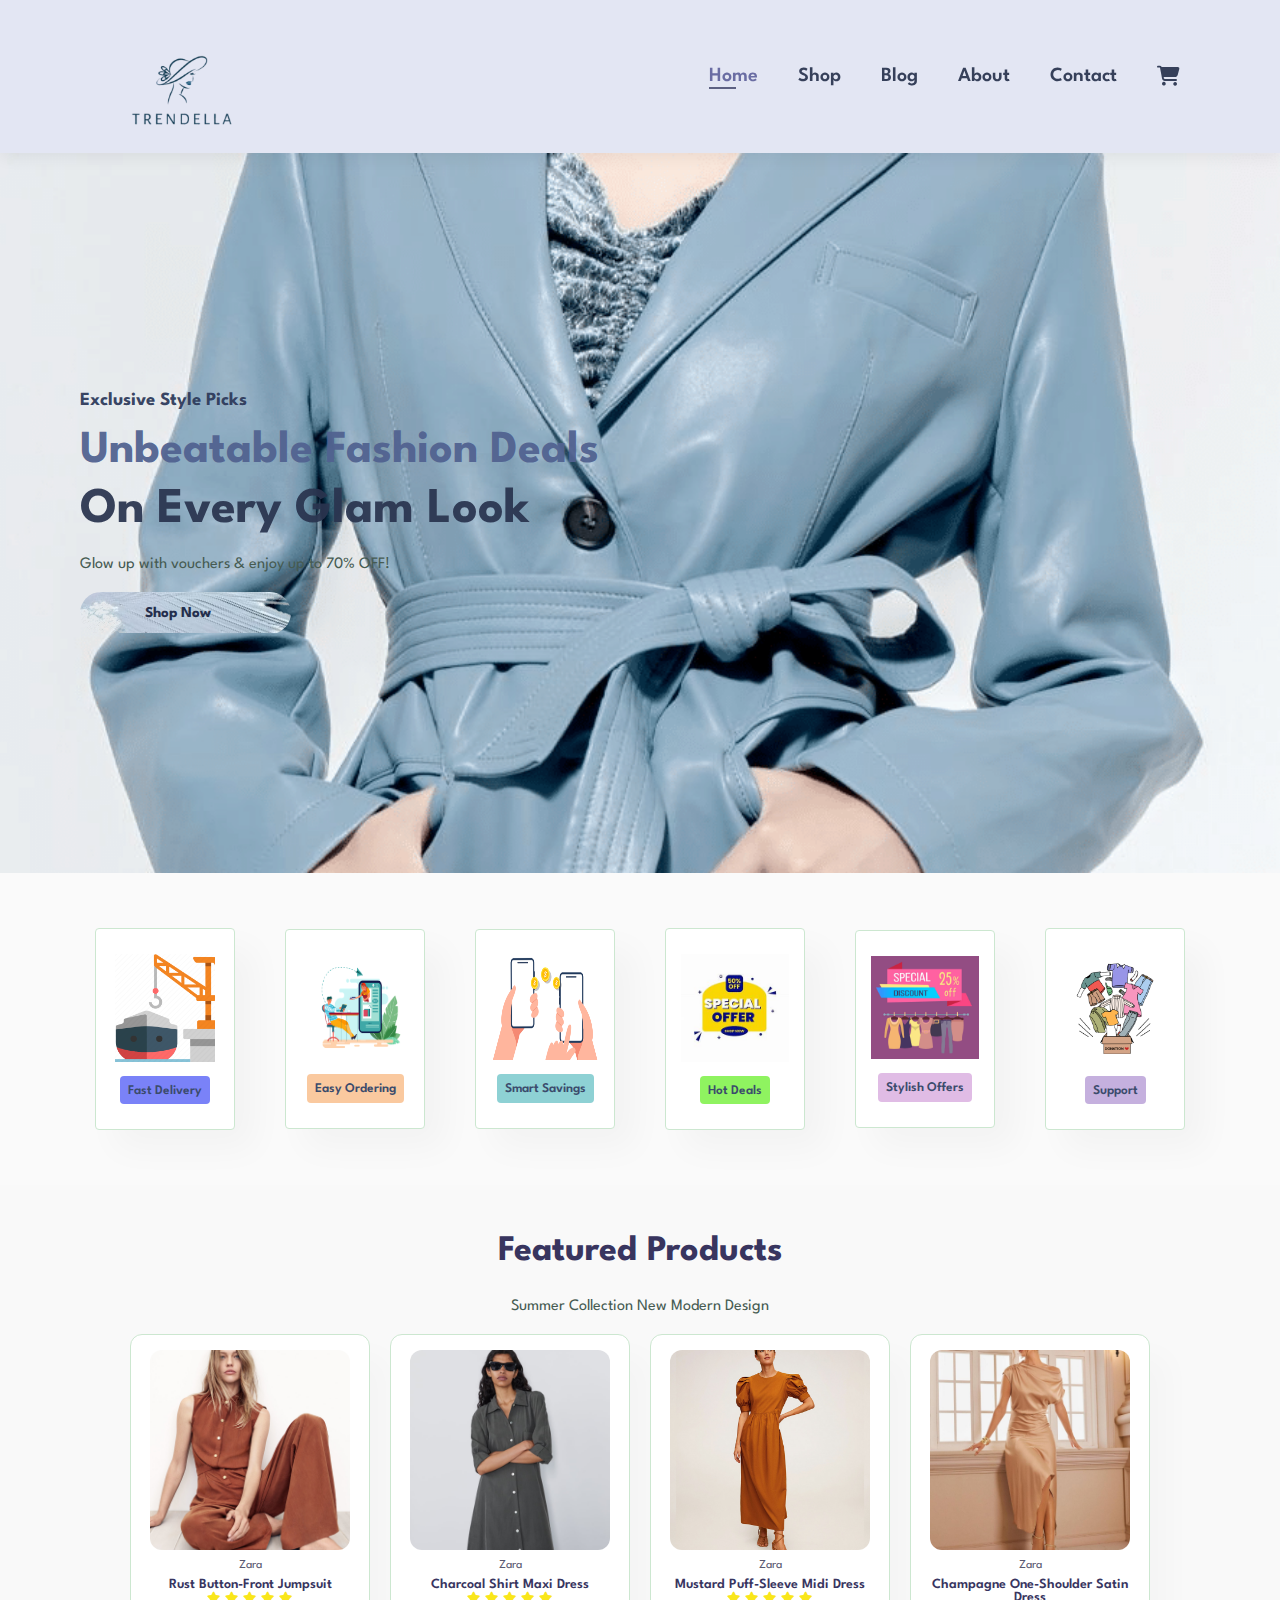
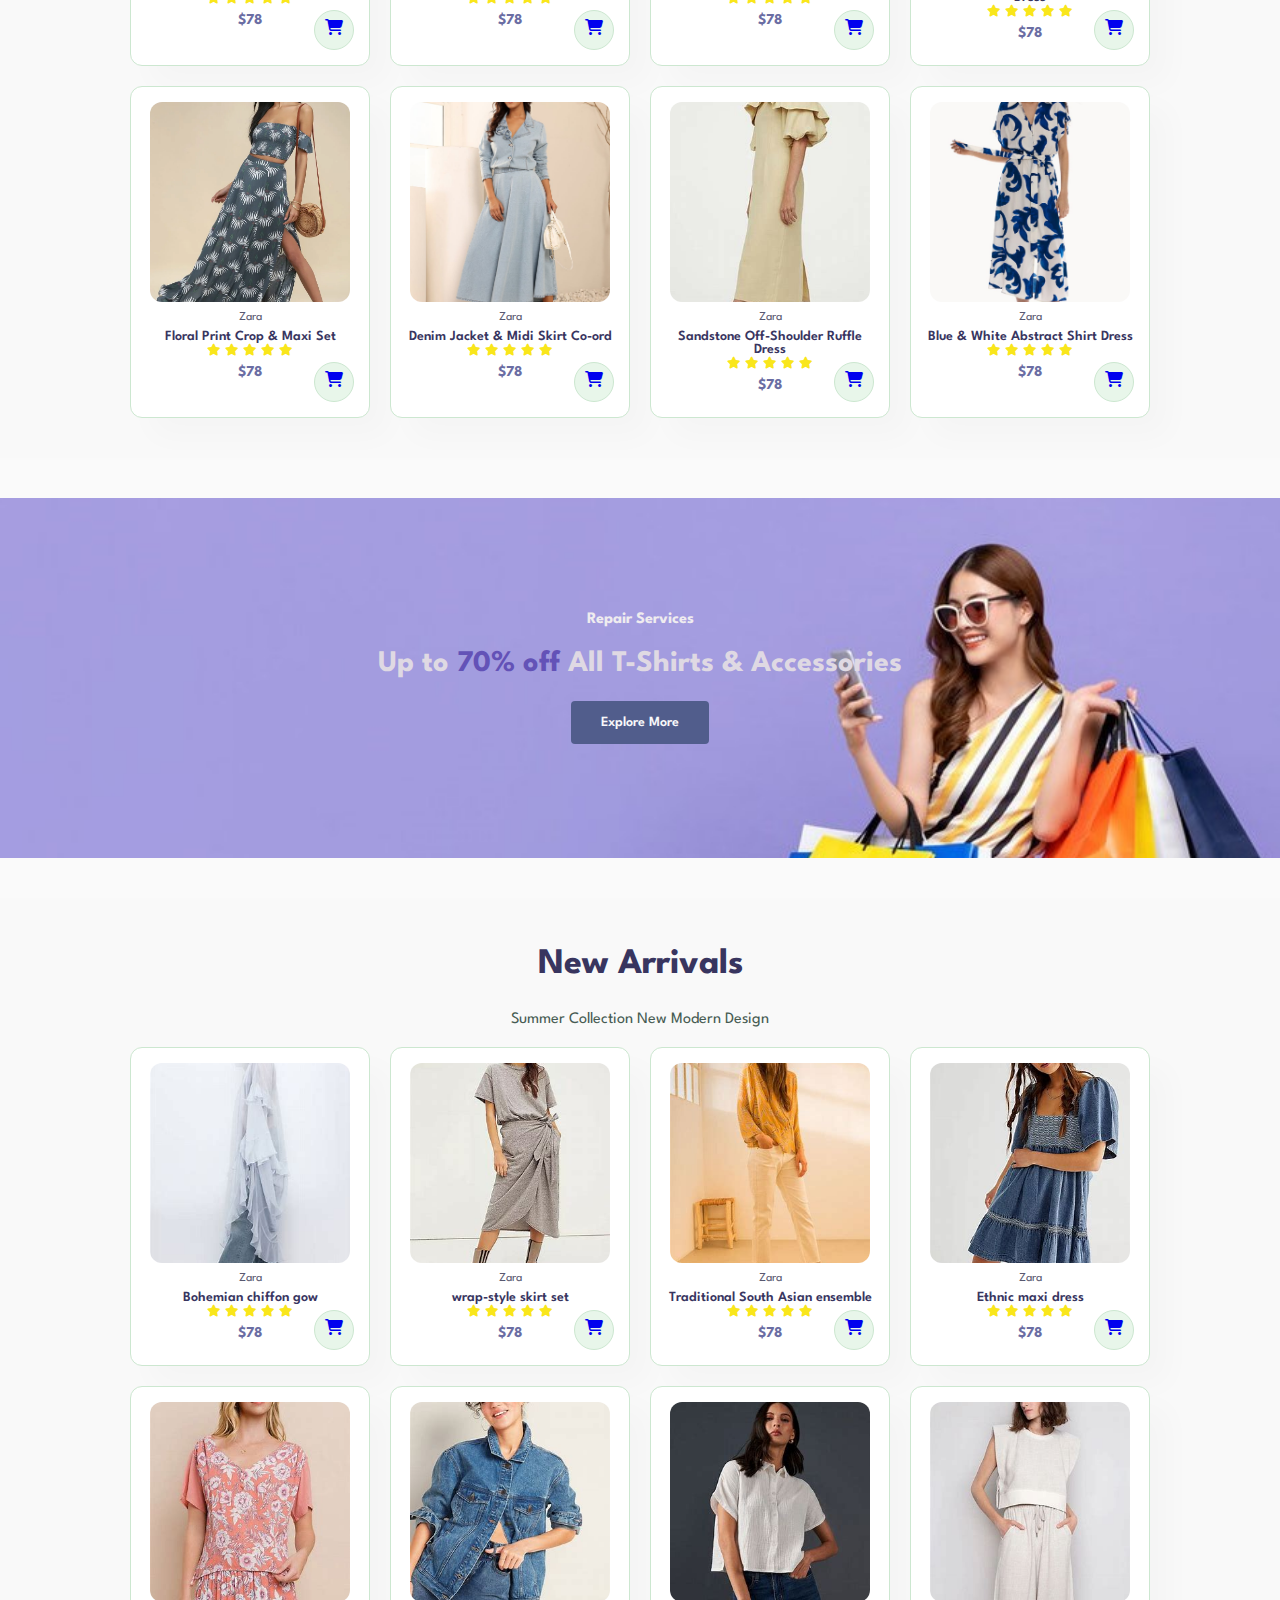
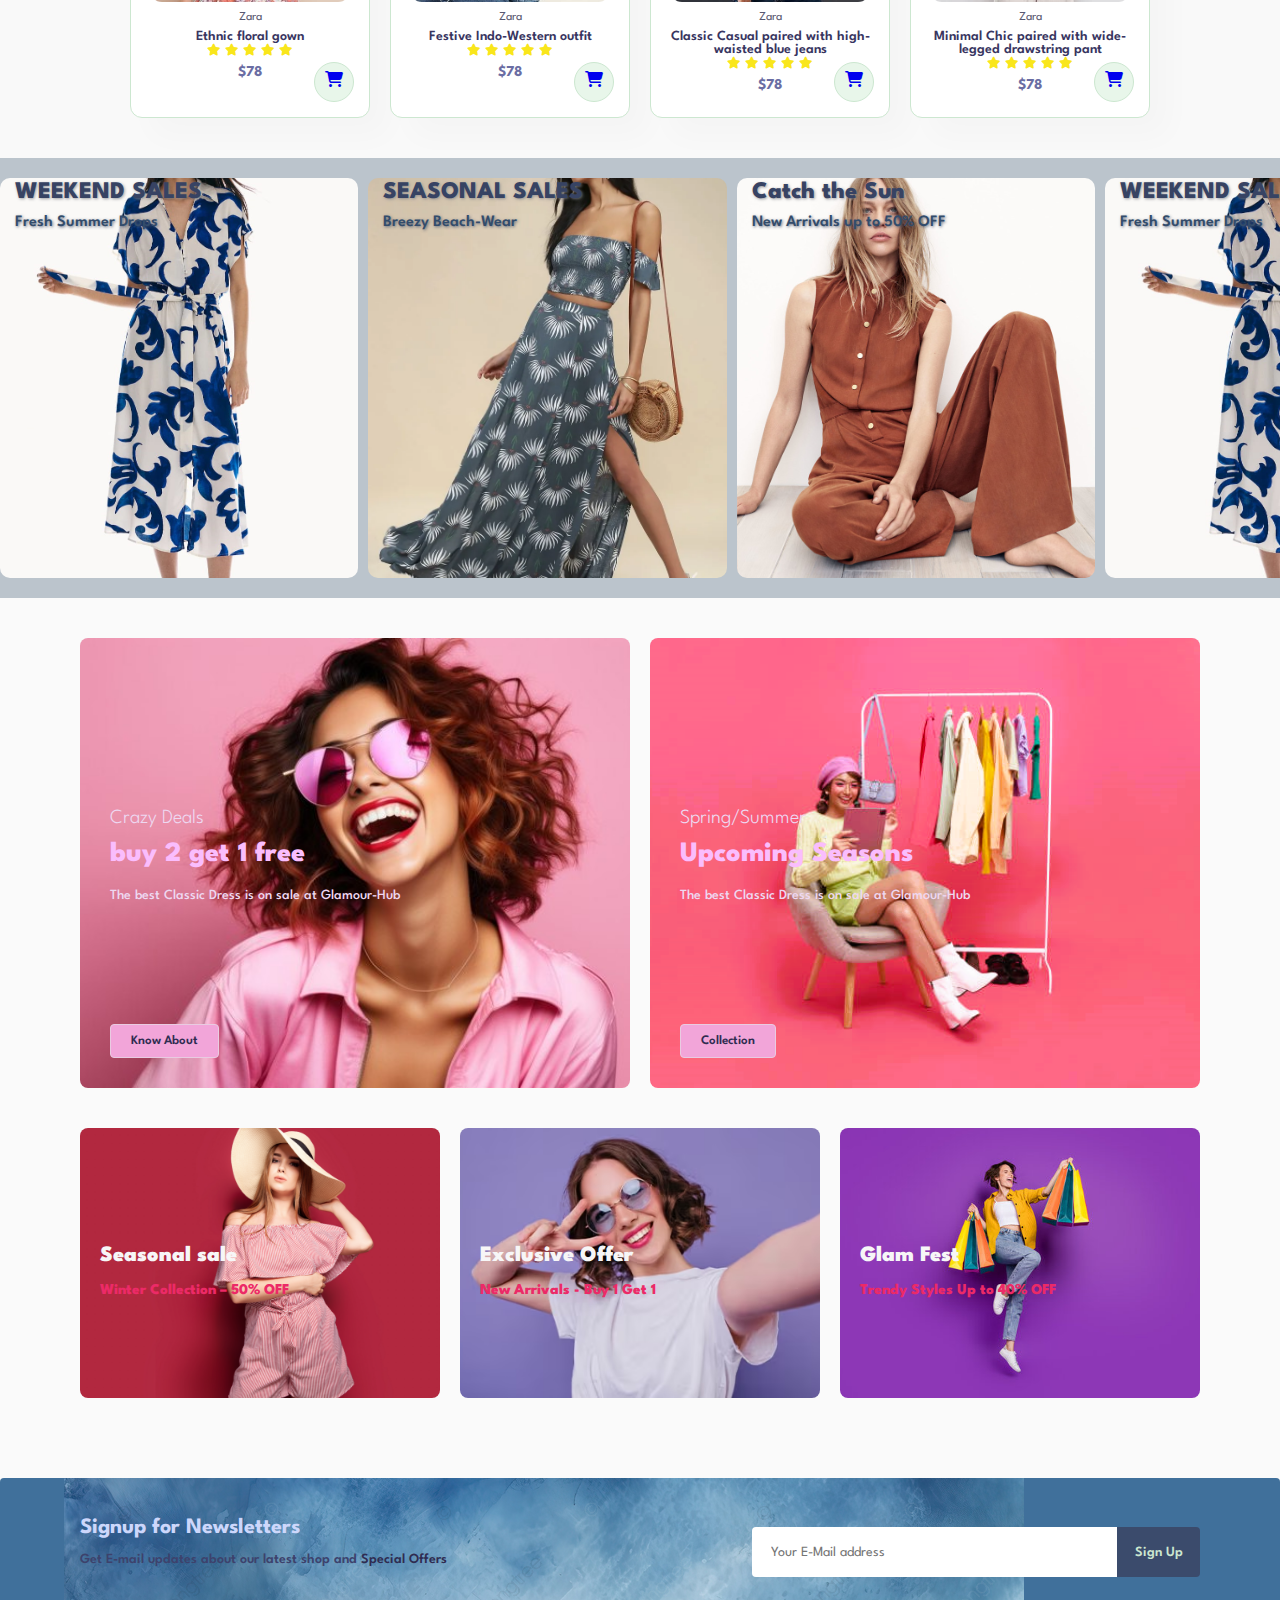
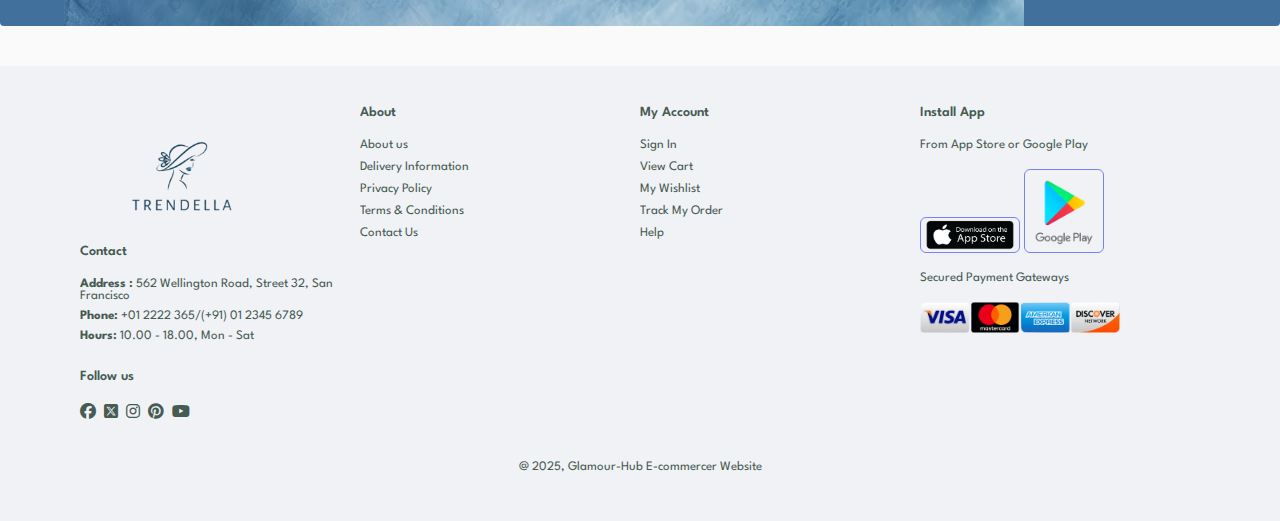
<file: index.html>
<!DOCTYPE html>
<html lang="en">

<head>
    <meta charset="UTF-8" />
    <meta http-equiv="X-UA-Compatible" content="IE=edge" />
    <meta name="viewport" content="width=device-width, initial-scale=1.0" />
    <title>Trendella</title>
    <link rel="stylesheet" href="styles.css" />
    <link rel="stylesheet" href="https://cdnjs.cloudflare.com/ajax/libs/font-awesome/6.5.0/css/all.min.css" />
    <link rel="stylesheet" href="https://unpkg.com/swiper@9/swiper-bundle.min.css" />
</head>

<body>
    <section id="header">
        <a href="#"><img src="logo.png" class="logo" alt="" style="width: 200px;"></a>
        <div>
            <ul id="navbar">
                <li><a class="active" href="index2.html">Home</a></li>
                <li><a href="shop.html">Shop</a></li>
                <li><a href="blog.html">Blog</a></li>
                <li><a href="about.html">About</a></li>
                <li><a href="contact.html">Contact</a></li>
                <li id="lg-bag"><a href="cart.html"><i class="fa-solid fa-cart-shopping cart"></i></a></li>
                <a href="#" id="close"><i class="fa-solid fa-xmark"></i></a>
            </ul>
        </div>
        <div id="mobile">
            <a href="cart.html"><i class="fa-solid fa-cart-shopping cart"></i></a>
            <i id="bar" class="fa-solid fa-bars"></i>
        </div>
    </section>
    <section id="fir-pg">
        <h3>Exclusive Style Picks</h3>
        <h2>Unbeatable Fashion Deals</h2>
        <h1>On Every Glam Look</h1>
        <p>Glow up with vouchers & enjoy up to 70% OFF!</p>
        <button>Shop Now</button>
    </section>
    <section id="features" class="section-p1">
        <div class="fe-box">
            <img src="free-shipping.png" alt="" style="width: 100px; height: auto;">
            <h5>Fast Delivery</h5>
        </div>
        <div class="fe-box">
            <img src="online-order.png" alt="" style="width: 120px; height: 105px;">
            <h5>Easy Ordering</h5>
        </div>
        <div class="fe-box">
            <img src="send-money.png" alt="" style="width: 110px; height: 105px;">
            <h5>Smart Savings</h5>
        </div>
        <div class="fe-box">
            <img src="promotion.png" alt="">
            <h5>Hot Deals</h5>
        </div>
        <div class="fe-box">
            <img src="hotdeals.png" alt="">
            <h5>Stylish Offers</h5>
        </div>
        <div class="fe-box">
            <img src="support.png" alt="">
            <h5>Support</h5>
        </div>
    </section>
    <section id="product1" class="section-p1">
        <h2>Featured Products</h2>
        <p>Summer Collection New Modern Design</p>
        <div class="prd-cont">
            <div class="prd">
                <img src="pr1.png" alt="">
                <div class="des">
                    <span>Zara</span>
                    <h5>Rust Button-Front Jumpsuit</h5>
                    <div class="star">
                        <i class="fa-solid fa-star"></i>
                        <i class="fa-solid fa-star"></i>
                        <i class="fa-solid fa-star"></i>
                        <i class="fa-solid fa-star"></i>
                        <i class="fa-solid fa-star"></i>
                    </div>
                    <h4>$78</h4>
                </div>
                <div class="cart"><a href="#"><i class="fa-solid fa-cart-shopping"></i></a></div>
            </div>
            <div class="prd">
                <img src="pr2.png" alt="">
                <div class="des">
                    <span>Zara</span>
                    <h5>Charcoal Shirt Maxi Dress</h5>
                    <div class="star">
                        <i class="fa-solid fa-star"></i>
                        <i class="fa-solid fa-star"></i>
                        <i class="fa-solid fa-star"></i>
                        <i class="fa-solid fa-star"></i>
                        <i class="fa-solid fa-star"></i>
                    </div>
                    <h4>$78</h4>
                </div>
                <div class="cart"><a href="#"><i class="fa-solid fa-cart-shopping"></i></a></div>
            </div>
            <div class="prd">
                <img src="pr3.jpg" alt="">
                <div class="des">
                    <span>Zara</span>
                    <h5>Mustard Puff-Sleeve Midi Dress</h5>
                    <div class="star">
                        <i class="fa-solid fa-star"></i>
                        <i class="fa-solid fa-star"></i>
                        <i class="fa-solid fa-star"></i>
                        <i class="fa-solid fa-star"></i>
                        <i class="fa-solid fa-star"></i>
                    </div>
                    <h4>$78</h4>
                </div>
                <div class="cart"><a href="#"><i class="fa-solid fa-cart-shopping"></i></a></div>
            </div>
            <div class="prd">
                <img src="pr4.jpg" alt="">
                <div class="des">
                    <span>Zara</span>
                    <h5>Champagne One-Shoulder Satin Dress</h5>
                    <div class="star">
                        <i class="fa-solid fa-star"></i>
                        <i class="fa-solid fa-star"></i>
                        <i class="fa-solid fa-star"></i>
                        <i class="fa-solid fa-star"></i>
                        <i class="fa-solid fa-star"></i>
                    </div>
                    <h4>$78</h4>
                </div>
                <div class="cart"><a href="#"><i class="fa-solid fa-cart-shopping"></i></a></div>
            </div>
            <div class="prd">
                <img src="pr5.png" alt="">
                <div class="des">
                    <span>Zara</span>
                    <h5>Floral Print Crop & Maxi Set</h5>
                    <div class="star">
                        <i class="fa-solid fa-star"></i>
                        <i class="fa-solid fa-star"></i>
                        <i class="fa-solid fa-star"></i>
                        <i class="fa-solid fa-star"></i>
                        <i class="fa-solid fa-star"></i>
                    </div>
                    <h4>$78</h4>
                </div>
                <div class="cart"><a href="#"><i class="fa-solid fa-cart-shopping"></i></a></div>
            </div>
            <div class="prd">
                <img src="pr6.png" alt="">
                <div class="des">
                    <span>Zara</span>
                    <h5>Denim Jacket & Midi Skirt Co-ord</h5>
                    <div class="star">
                        <i class="fa-solid fa-star"></i>
                        <i class="fa-solid fa-star"></i>
                        <i class="fa-solid fa-star"></i>
                        <i class="fa-solid fa-star"></i>
                        <i class="fa-solid fa-star"></i>
                    </div>
                    <h4>$78</h4>
                </div>
                <div class="cart"><a href="#"><i class="fa-solid fa-cart-shopping"></i></a></div>
            </div>
            <div class="prd">
                <img src="pr7.png" alt="">
                <div class="des">
                    <span>Zara</span>
                    <h5>Sandstone Off-Shoulder Ruffle Dress</h5>
                    <div class="star">
                        <i class="fa-solid fa-star"></i>
                        <i class="fa-solid fa-star"></i>
                        <i class="fa-solid fa-star"></i>
                        <i class="fa-solid fa-star"></i>
                        <i class="fa-solid fa-star"></i>
                    </div>
                    <h4>$78</h4>
                </div>
                <div class="cart"><a href="#"><i class="fa-solid fa-cart-shopping"></i></a></div>
            </div>
            <div class="prd">
                <img src="pr8.png" alt="">
                <div class="des">
                    <span>Zara</span>
                    <h5>Blue & White Abstract Shirt Dress</h5>
                    <div class="star">
                        <i class="fa-solid fa-star"></i>
                        <i class="fa-solid fa-star"></i>
                        <i class="fa-solid fa-star"></i>
                        <i class="fa-solid fa-star"></i>
                        <i class="fa-solid fa-star"></i>
                    </div>
                    <h4>$78</h4>
                </div>
                <div class="cart"><a href="#"><i class="fa-solid fa-cart-shopping"></i></a></div>
            </div>
        </div>
    </section>
    <section id="banner" class="section-m1">
        <h4>Repair Services</h4>
        <h2>Up to <span>70% off</span> All T-Shirts & Accessories</h2>
        <button class="normal">Explore More</button>
    </section>
    <section id="product1" class="section-p1">
        <h2>New Arrivals</h2>
        <p>Summer Collection New Modern Design</p>
        <div class="prd-cont">
            <div class="prd">
                <img src="n1.png" alt="">
                <div class="des">
                    <span>Zara</span>
                    <h5>Bohemian chiffon gow</h5>
                    <div class="star">
                        <i class="fa-solid fa-star"></i>
                        <i class="fa-solid fa-star"></i>
                        <i class="fa-solid fa-star"></i>
                        <i class="fa-solid fa-star"></i>
                        <i class="fa-solid fa-star"></i>
                    </div>
                    <h4>$78</h4>
                </div>
                <div class="cart"><a href="#"><i class="fa-solid fa-cart-shopping"></i></a></div>
            </div>
            <div class="prd">
                <img src="n2.png" alt="">
                <div class="des">
                    <span>Zara</span>
                    <h5>wrap-style skirt set</h5>
                    <div class="star">
                        <i class="fa-solid fa-star"></i>
                        <i class="fa-solid fa-star"></i>
                        <i class="fa-solid fa-star"></i>
                        <i class="fa-solid fa-star"></i>
                        <i class="fa-solid fa-star"></i>
                    </div>
                    <h4>$78</h4>
                </div>
                <div class="cart"><a href="#"><i class="fa-solid fa-cart-shopping"></i></a></div>
            </div>
            <div class="prd">
                <img src="n3.png" alt="">
                <div class="des">
                    <span>Zara</span>
                    <h5>Traditional South Asian ensemble</h5>
                    <div class="star">
                        <i class="fa-solid fa-star"></i>
                        <i class="fa-solid fa-star"></i>
                        <i class="fa-solid fa-star"></i>
                        <i class="fa-solid fa-star"></i>
                        <i class="fa-solid fa-star"></i>
                    </div>
                    <h4>$78</h4>
                </div>
                <div class="cart"><a href="#"><i class="fa-solid fa-cart-shopping"></i></a></div>
            </div>
            <div class="prd">
                <img src="n4.png" alt="">
                <div class="des">
                    <span>Zara</span>
                    <h5>Ethnic maxi dress</h5>
                    <div class="star">
                        <i class="fa-solid fa-star"></i>
                        <i class="fa-solid fa-star"></i>
                        <i class="fa-solid fa-star"></i>
                        <i class="fa-solid fa-star"></i>
                        <i class="fa-solid fa-star"></i>
                    </div>
                    <h4>$78</h4>
                </div>
                <div class="cart"><a href="#"><i class="fa-solid fa-cart-shopping"></i></a></div>
            </div>
            <div class="prd">
                <img src="n5.png" alt="">
                <div class="des">
                    <span>Zara</span>
                    <h5>Ethnic floral gown</h5>
                    <div class="star">
                        <i class="fa-solid fa-star"></i>
                        <i class="fa-solid fa-star"></i>
                        <i class="fa-solid fa-star"></i>
                        <i class="fa-solid fa-star"></i>
                        <i class="fa-solid fa-star"></i>
                    </div>
                    <h4>$78</h4>
                </div>
                <div class="cart"><a href="#"><i class="fa-solid fa-cart-shopping"></i></a></div>
            </div>
            <div class="prd">
                <img src="n6.png" alt="">
                <div class="des">
                    <span>Zara</span>
                    <h5>Festive Indo-Western outfit</h5>
                    <div class="star">
                        <i class="fa-solid fa-star"></i>
                        <i class="fa-solid fa-star"></i>
                        <i class="fa-solid fa-star"></i>
                        <i class="fa-solid fa-star"></i>
                        <i class="fa-solid fa-star"></i>
                    </div>
                    <h4>$78</h4>
                </div>
                <div class="cart"><a href="#"><i class="fa-solid fa-cart-shopping"></i></a></div>
            </div>
            <div class="prd">
                <img src="n7.png" alt="">
                <div class="des">
                    <span>Zara</span>
                    <h5>Classic Casual paired with high-waisted blue jeans</h5>
                    <div class="star">
                        <i class="fa-solid fa-star"></i>
                        <i class="fa-solid fa-star"></i>
                        <i class="fa-solid fa-star"></i>
                        <i class="fa-solid fa-star"></i>
                        <i class="fa-solid fa-star"></i>
                    </div>
                    <h4>$78</h4>
                </div>
                <div class="cart"><a href="#"><i class="fa-solid fa-cart-shopping"></i></a></div>
            </div>
            <div class="prd">
                <img src="n8.png" alt="">
                <div class="des">
                    <span>Zara</span>
                    <h5>Minimal Chic paired with wide-legged drawstring pant</h5>
                    <div class="star">
                        <i class="fa-solid fa-star"></i>
                        <i class="fa-solid fa-star"></i>
                        <i class="fa-solid fa-star"></i>
                        <i class="fa-solid fa-star"></i>
                        <i class="fa-solid fa-star"></i>
                    </div>
                    <h4>$78</h4>
                </div>
                <div class="cart"><a href="#"><i class="fa-solid fa-cart-shopping"></i></a></div>
            </div>
        </div>
    </section>
    <section>
        <style>
            #banner4-wrapper {
                overflow: hidden;
                width: 100%;
                position: relative;
                background-color: #bbc4cc;
                padding: 20px 0;
            }

            #banner4 {
                display: flex;
                gap: 10px;
                animation: scrollBanners 15s linear infinite;
            }

            .bannerbox {
                position: relative;
                overflow: hidden;
                flex: 0 0 28%;
                height: 400px;
                border-radius: 10px;
                background-size: cover;
                background-position: center;
                color: #334c6b;
            }

            .bannerbox::before {
                content: '';
                position: absolute;
                inset: 0;
                z-index: 1;
            }

            .bannerbox h2,
            .bannerbox h3 {
                position: relative;
                margin: 0;
                padding: 0 15px;
                z-index: 2;
                text-shadow: 1px 1px 3px rgba(70, 83, 110, 0.814);
            }

            .bannerbox h2 {
                font-size: 1.5rem;
                font-weight: 800;
                line-height: 1.2;
                color: rgb(55, 67, 99);
                text-shadow: 1px 1px 3px rgba(127, 130, 136, 0.763);
            }

            .bannerbox h3 {
                font-size: 1rem;
                font-weight: 600;
                margin-top: 0.5rem;
            }

            @keyframes scrollBanners {
                0% {
                    transform: translateX(0);
                }

                100% {
                    transform: translateX(-50%);
                }
            }

            #banner4:hover {
                animation-play-state: paused;
            }

            @media (max-width: 992px) {
                .bannerbox {
                    flex: 0 0 40%;
                    height: 200px;
                }

                .bannerbox h2 {
                    font-size: 1.3rem;
                }

                .bannerbox h3 {
                    font-size: 0.9rem;
                }
                .bannerbox {
                    height: 500px;
                }
            }

            @media (max-width: 600px) {
                #banner4 {
                    animation: none;
                }

                .bannerbox {
                    flex: 0 0 80%;
                    height: 180px;
                    margin: 0 auto;
                    height: 500px;
                }

                #banner4-wrapper {
                    padding: 10px 0;
                    overflow-x: auto;
                }
            }
        </style>
        <section id="banner4-wrapper">
            <div id="banner4">
                <div class="bannerbox" style="background-image:url('pr8.png')">
                    <h2>WEEKEND SALES</h2>
                    <h3>Fresh Summer Drops</h3>
                </div>
                <div class="bannerbox" style="background-image:url('pr5.png')">
                    <h2>SEASONAL SALES</h2>
                    <h3>Breezy Beach-Wear</h3>
                </div>
                <div class="bannerbox" style="background-image:url('pr1.png')">
                    <h2>Catch the Sun</h2>
                    <h3>New Arrivals up to 50% OFF</h3>
                </div>
                <div class="bannerbox" style="background-image:url('pr8.png')">
                    <h2>WEEKEND SALES</h2>
                    <h3>Fresh Summer Drops</h3>
                </div>
                <div class="bannerbox" style="background-image:url('pr5.png')">
                    <h2>SEASONAL SALES</h2>
                    <h3>Breezy Beach-Wear</h3>
                </div>
                <div class="bannerbox" style="background-image:url('pr1.png')">
                    <h2>Catch the Sun</h2>
                    <h3>New Arrivals up to 50% OFF</h3>
                </div>
                <div class="bannerbox" style="background-image:url('n4.png')">
                    <h2>WEEKEND SALES</h2>
                    <h3>Fresh Summer Drops</h3>
                </div>
                <div class="bannerbox" style="background-image:url('n2.png')">
                    <h2>SEASONAL SALES</h2>
                    <h3>Breezy Beach-Wear</h3>
                </div>
                <div class="bannerbox" style="background-image:url('n5.png')">
                    <h2>Catch the Sun</h2>
                    <h3>New Arrivals up to 50% OFF</h3>
                </div>
            </div>
        </section>
    </section>
    <section id="sm-banner" class="section-p1">
        <div class="banner-box">
            <h4>Crazy Deals</h4>
            <h2>buy 2 get 1 free</h2>
            <span>The best Classic Dress is on sale at Glamour-Hub</span>
            <button class="white">Know About</button>
        </div>
        <div class="banner-box banner-box2">
            <h4>Spring/Summer</h4>
            <h2>Upcoming Seasons</h2>
            <span>The best Classic Dress is on sale at Glamour-Hub</span>
            <button class="white">Collection</button>
        </div>
    </section>
    <section id="banner3">
        <div class="banner-box">
            <h2>Seasonal sale</h2>
            <h3>Winter Collection – 50% OFF</h3>
        </div>
        <div class="banner-box banner-box2">
            <h2>Exclusive Offer</h2>
            <h3>New Arrivals - Buy 1 Get 1</h3>
        </div>
        <div class="banner-box banner-box3">
            <h2>Glam Fest</h2>
            <h3>Trendy Styles Up to 40% OFF</h3>
        </div>
    </section>
    <section id="newsletter" class="section-p1 section-m1">
        <div class="newstext">
            <h4>Signup for Newsletters</h4>
            <p>Get E-mail updates about our latest shop and <span>Special Offers </span></p>
        </div>
        <div class="form">
            <input type="text" placeholder="Your E-Mail address">
            <button class="normal">Sign Up</buttoncl>
        </div>
    </section>
    <footer class="section-p1">
        <div class="col">
            <img class="logo" src="logo.png" class="logo" alt="" style="width: 200px;" />
            <h4>Contact</h4>
            <p><strong>Address :</strong> 562 Wellington Road, Street 32, San Francisco</p>
            <p><strong>Phone:</strong> +01 2222 365/(+91) 01 2345 6789</p>
            <p><strong>Hours:</strong> 10.00 - 18.00, Mon - Sat</p>
            <div class="follow">
                <h4>Follow us</h4>
                <div class="icon">
                    <i class="fa-brands fa-facebook"></i>
                    <i class="fa-brands fa-square-x-twitter"></i>
                    <i class="fa-brands fa-instagram"></i>
                    <i class="fa-brands fa-pinterest"></i>
                    <i class="fa-brands fa-youtube"></i>
                </div>
            </div>
        </div>
        <div class="col">
            <h4>About</h4>
            <a href="#">About us</a>
            <a href="#">Delivery Information</a>
            <a href="#">Privacy Policy</a>
            <a href="#">Terms & Conditions</a>
            <a href="#">Contact Us</a>
        </div>
        <div class="col">
            <h4>My Account</h4>
            <a href="#">Sign In</a>
            <a href="#">View Cart</a>
            <a href="#">My Wishlist</a>
            <a href="#">Track My Order</a>
            <a href="#">Help</a>
        </div>
        <div class="col install">
            <h4>Install App</h4>
            <p>From App Store or Google Play</p>
            <div class="row">
                <img src="apple.png" alt="" style="width: 100px; height: auto;">
                <img src="play.png" alt="" style="width: 80px; height: auto;">
            </div>
            <p>Secured Payment Gateways</p>
            <img src="credit.png" alt="" style="width: 200px; height: auto;">
        </div>
        <div class="copyright">
            <p>@ 2025, Glamour-Hub E-commercer Website </p>
        </div>
    </footer>
    <script src="script.js" class="section-p1"></script>
    <script src="https://unpkg.com/swiper@9/swiper-bundle.min.js"></script>
</body>

</html>
</file>
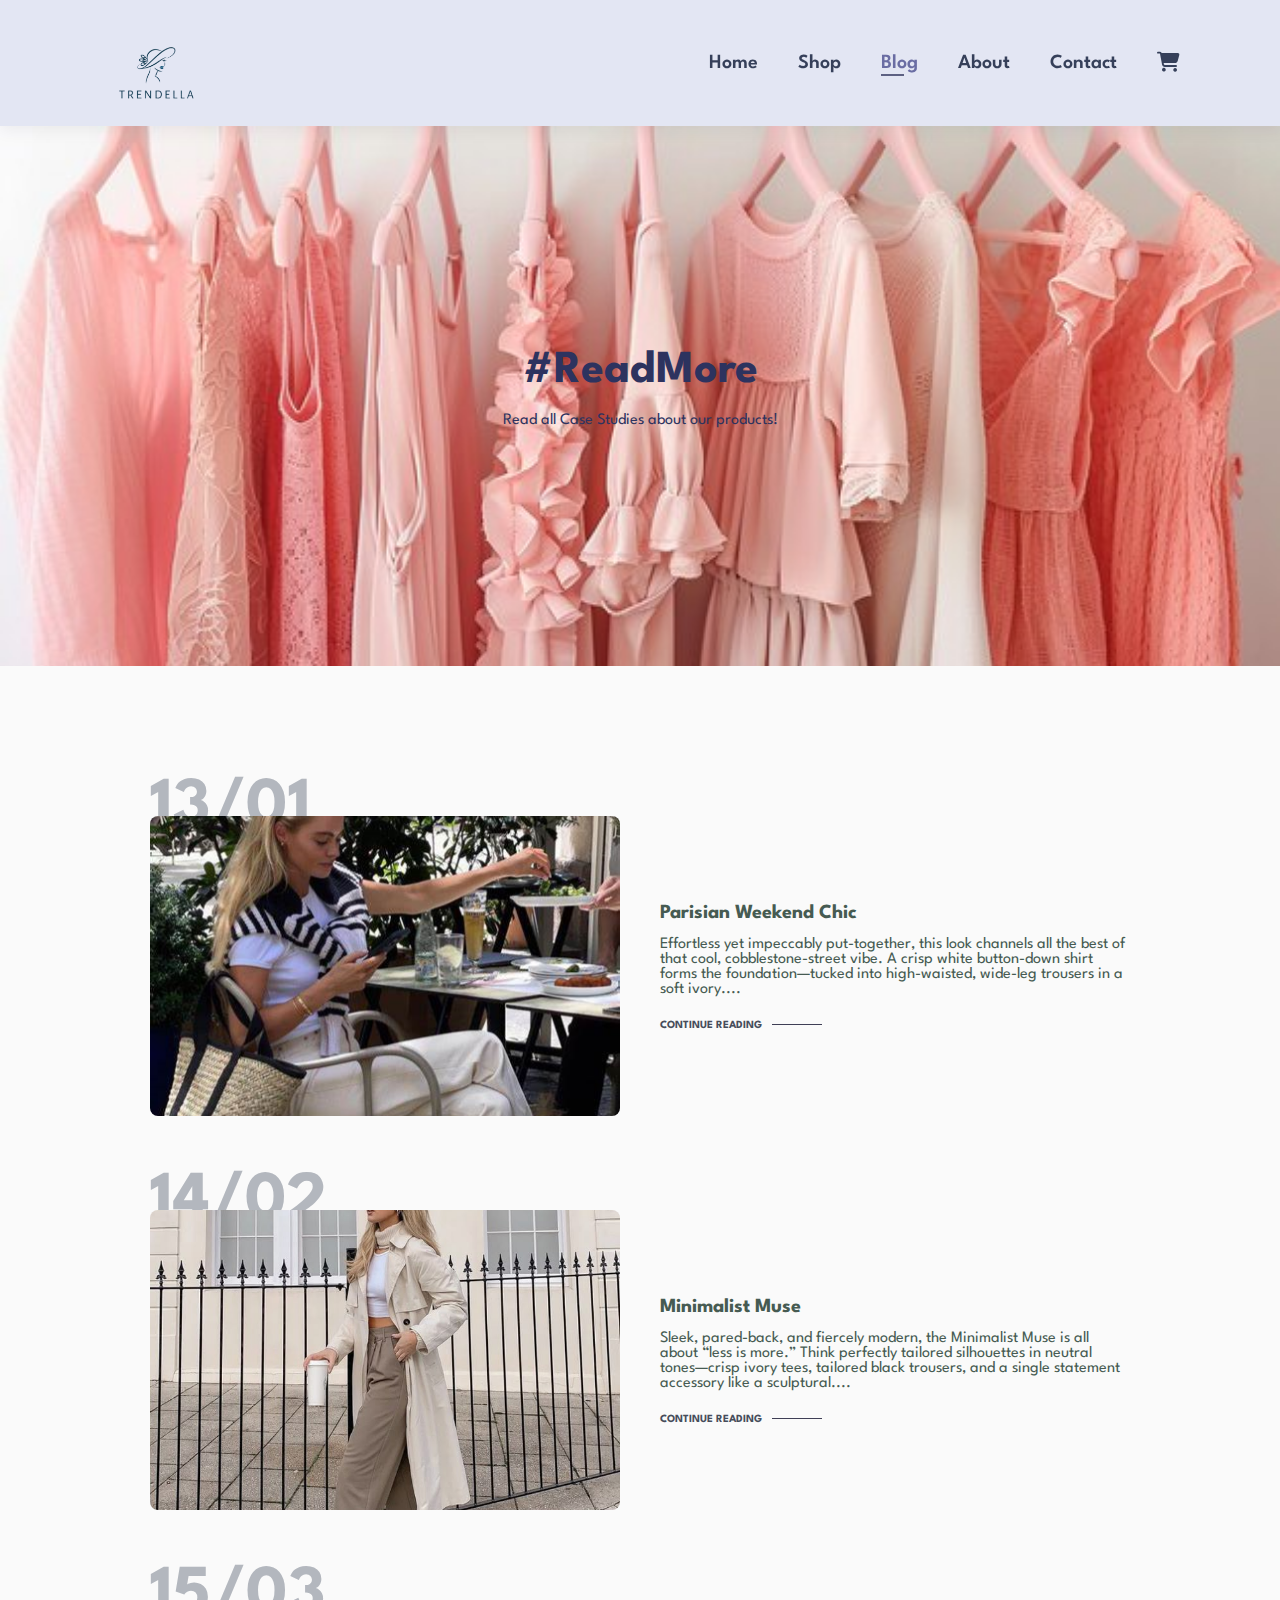
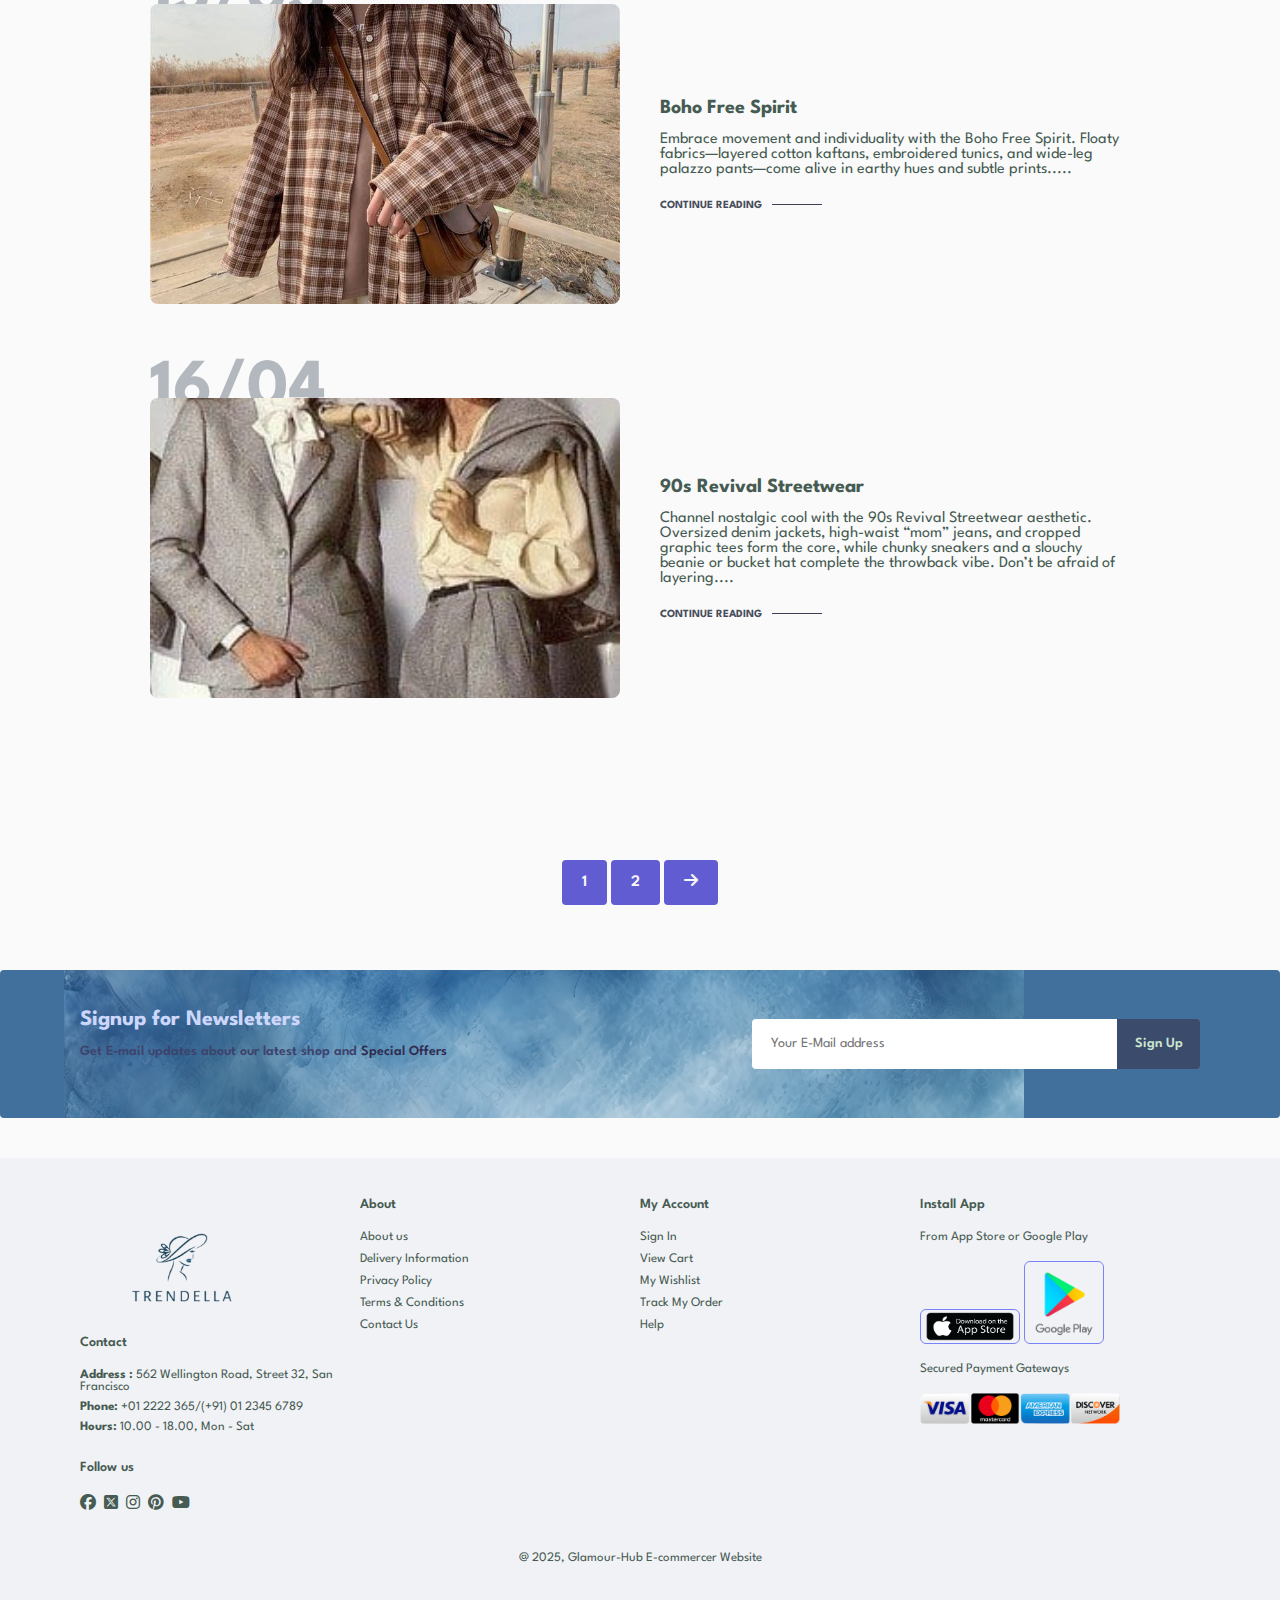
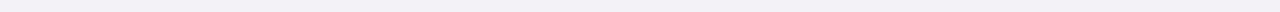
<file: blog.html>
<!DOCTYPE html>
<html lang="en">

<head>
    <meta charset="UTF-8" />
    <meta http-equiv="X-UA-Compatible" content="IE=edge" />
    <meta name="viewport" content="width=device-width, initial-scale=1.0" />
    <title>Document</title>
    <link rel="stylesheet" href="styles.css" />
    <link rel="stylesheet" href="https://cdnjs.cloudflare.com/ajax/libs/font-awesome/6.5.0/css/all.min.css" />
    <link rel="stylesheet" href="https://unpkg.com/swiper@9/swiper-bundle.min.css" />
</head>

<body>
    <section id="header">
        <a href="#"><img src="logo.png" class="logo" alt="" style="width: 150px;"></a>
        <div>
            <ul id="navbar">
                <li><a href="index.html">Home</a></li>
                <li><a href="shop.html">Shop</a></li>
                <li><a class="active" href="blog.html">Blog</a></li>
                <li><a href="about.html">About</a></li>
                <li><a href="contact.html">Contact</a></li>
                <li id="lg-bag"><a href="cart.html"><i class="fa-solid fa-cart-shopping cart"></i></a></li>
                <a href="#" id="close"><i class="fa-solid fa-xmark"></i></a>
            </ul>
        </div>
        <div id="mobile">
            <a href="cart.html"><i class="fa-solid fa-cart-shopping cart"></i></a>
            <i id="bar" class="fa-solid fa-bars"></i>
        </div>
    </section>
    <section id="page-header" class="blog-header">
        <h2>#ReadMore</h2>
        <p>Read all Case Studies about our products!</p>
    </section>
    <section id="blog">
        <div class="blog-box">
            <div class="blog-img">
                <img src="om1.png" alt="">
            </div>
            <div class="blog-details">
                <h4>Parisian Weekend Chic</h4>
                <p>Effortless yet impeccably put-together, this look channels all the best of that cool,
                    cobblestone-street vibe. A crisp white button-down shirt forms the foundation—tucked into
                    high-waisted, wide-leg trousers in a soft ivory....
                </p>
                <a href="#">CONTINUE READING</a>
            </div>
            <h1>13/01</h1>
        </div>
        <div class="blog-box">
            <div class="blog-img">
                <img src="m2.png" alt="">
            </div>
            <div class="blog-details">
                <h4>Minimalist Muse</h4>
                <p>Sleek, pared-back, and fiercely modern, the Minimalist Muse is all about “less is more.” Think
                    perfectly tailored silhouettes in neutral tones—crisp ivory tees, tailored black trousers, and a
                    single statement accessory like a sculptural....
                </p>
                <a href="#">CONTINUE READING</a>
            </div>
            <h1>14/02</h1>
        </div>
        <div class="blog-box">
            <div class="blog-img">
                <img src="fs3.png" alt="">
            </div>
            <div class="blog-details">
                <h4>Boho Free Spirit</h4>
                <p>Embrace movement and individuality with the Boho Free Spirit. Floaty fabrics—layered cotton kaftans,
                    embroidered tunics, and wide-leg palazzo pants—come alive in earthy hues and subtle prints.....
                </p>
                <a href="#">CONTINUE READING</a>
            </div>
            <h1>15/03</h1>
        </div>
        <div class="blog-box">
            <div class="blog-img">
                <img src="om2.png" alt="">
            </div>
            <div class="blog-details">
                <h4>90s Revival Streetwear</h4>
                <p>Channel nostalgic cool with the 90s Revival Streetwear aesthetic. Oversized denim jackets, high-waist
                    “mom” jeans, and cropped graphic tees form the core, while chunky sneakers and a slouchy beanie or
                    bucket hat complete the throwback vibe. Don’t be afraid of layering....
                </p>
                <a href="#">CONTINUE READING</a>
            </div>
            <h1>16/04</h1>
        </div>
    </section>
    <section id="pagination" class="section-p1">
        <a href="#">1</a>
        <a href="#">2</a>
        <a href="#"><i class="fa-solid fa-arrow-right"></i></a>
    </section>
    <section id="newsletter" class="section-p1 section-m1">
        <div class="newstext">
            <h4>Signup for Newsletters</h4>
            <p>Get E-mail updates about our latest shop and <span>Special Offers </span></p>
        </div>
        <div class="form">
            <input type="text" placeholder="Your E-Mail address">
            <button class="normal">Sign Up</buttoncl>
        </div>
    </section>
    <footer class="section-p1">
        <div class="col">
            <img class="logo" src="logo.png" class="logo" alt="" style="width: 200px;" />
            <h4>Contact</h4>
            <p><strong>Address :</strong> 562 Wellington Road, Street 32, San Francisco</p>
            <p><strong>Phone:</strong> +01 2222 365/(+91) 01 2345 6789</p>
            <p><strong>Hours:</strong> 10.00 - 18.00, Mon - Sat</p>
            <div class="follow">
                <h4>Follow us</h4>
                <div class="icon">
                    <i class="fa-brands fa-facebook"></i>
                    <i class="fa-brands fa-square-x-twitter"></i>
                    <i class="fa-brands fa-instagram"></i>
                    <i class="fa-brands fa-pinterest"></i>
                    <i class="fa-brands fa-youtube"></i>
                </div>
            </div>
        </div>
        <div class="col">
            <h4>About</h4>
            <a href="#">About us</a>
            <a href="#">Delivery Information</a>
            <a href="#">Privacy Policy</a>
            <a href="#">Terms & Conditions</a>
            <a href="#">Contact Us</a>
        </div>
        <div class="col">
            <h4>My Account</h4>
            <a href="#">Sign In</a>
            <a href="#">View Cart</a>
            <a href="#">My Wishlist</a>
            <a href="#">Track My Order</a>
            <a href="#">Help</a>
        </div>
        <div class="col install">
            <h4>Install App</h4>
            <p>From App Store or Google Play</p>
            <div class="row">
                <img src="apple.png" alt="" style="width: 100px; height: auto;">
                <img src="play.png" alt="" style="width: 80px; height: auto;">
            </div>
            <p>Secured Payment Gateways</p>
            <img src="credit.png" alt="" style="width: 200px; height: auto;">
        </div>
        <div class="copyright">
            <p>@ 2025, Glamour-Hub E-commercer Website </p>
        </div>
    </footer>
    <script src="script.js" class="section-p1"></script>
    <script src="https://unpkg.com/swiper@9/swiper-bundle.min.js"></script>
</body>

</html>
</file>
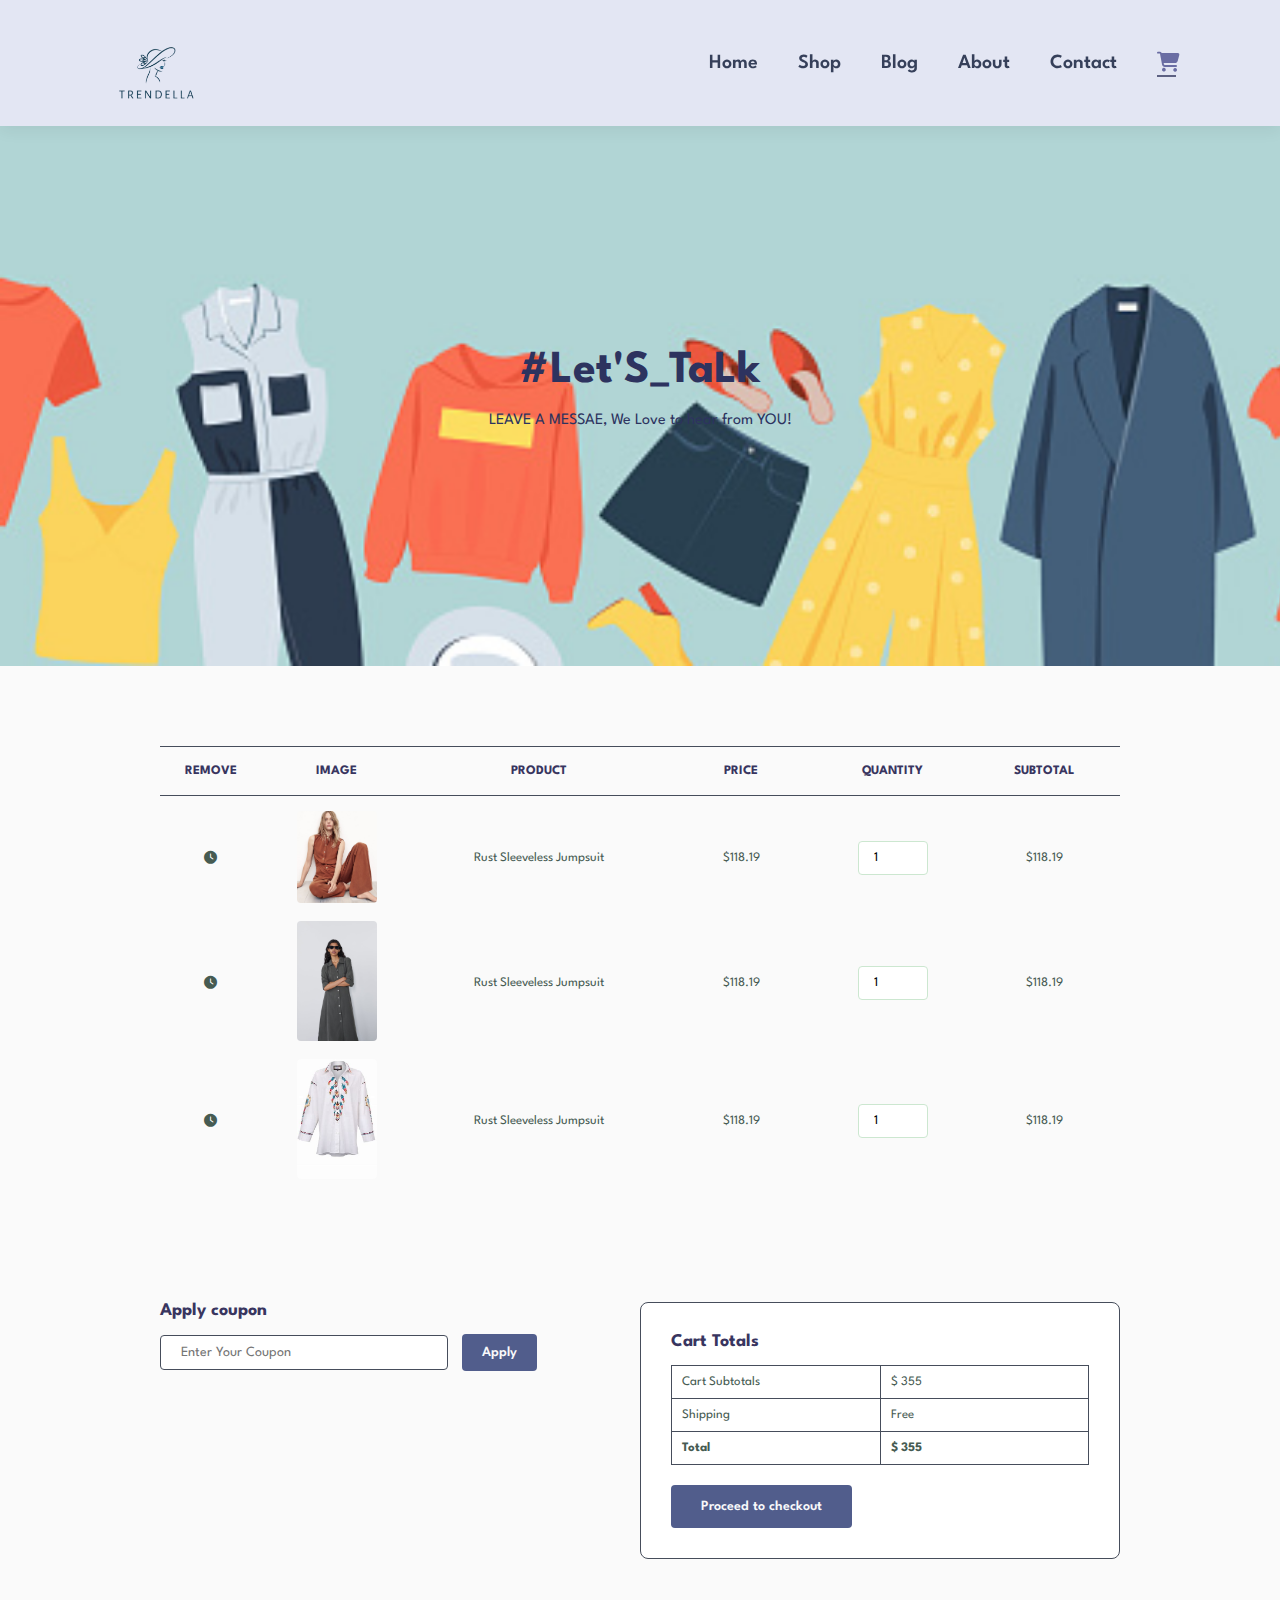
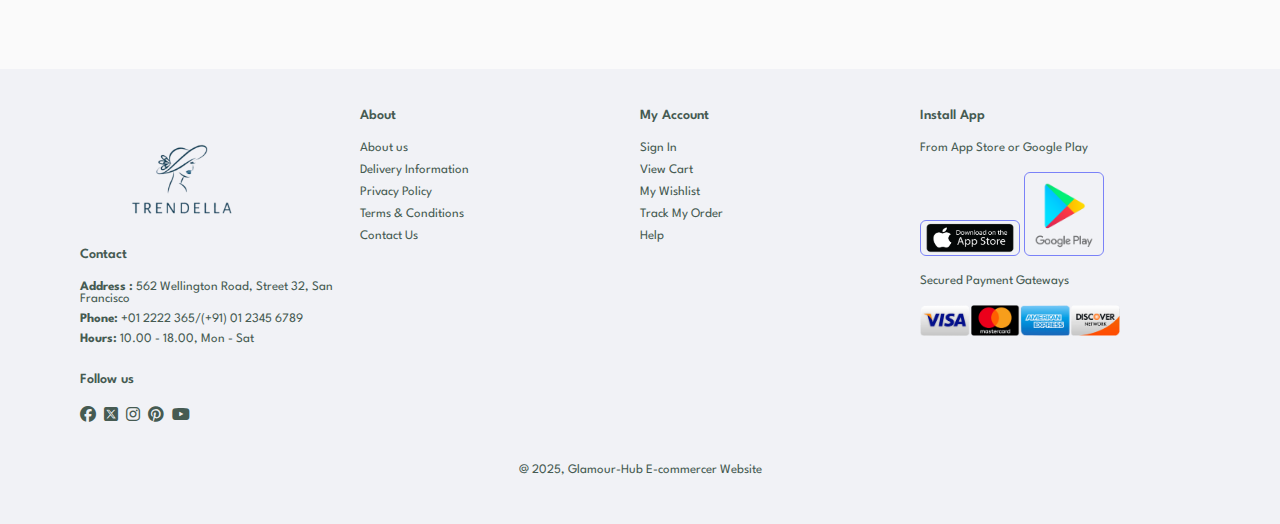
<file: cart.html>
<!DOCTYPE html>
<html lang="en">
  <head>
    <meta charset="UTF-8" />
    <meta http-equiv="X-UA-Compatible" content="IE=edge" />
    <meta name="viewport" content="width=device-width, initial-scale=1.0" />
    <title>Document</title>
    <link rel="stylesheet" href="styles.css" />
    <link
      rel="stylesheet"
      href="https://cdnjs.cloudflare.com/ajax/libs/font-awesome/6.5.0/css/all.min.css"
    />
    <link
      rel="stylesheet"
      href="https://unpkg.com/swiper@9/swiper-bundle.min.css"
    />
  </head>

  <body>
    <section id="header">
      <a href="#"
        ><img src="logo.png" class="logo" alt="" style="width: 150px;"
      /></a>
      <div>
        <ul id="navbar">
          <li><a href="index.html">Home</a></li>
          <li><a href="shop.html">Shop</a></li>
          <li><a href="blog.html">Blog</a></li>
          <li><a href="about.html">About</a></li>
          <li><a href="contact.html">Contact</a></li>
          <li id="lg-bag">
            <a class="active" href="cart.html"
              ><i class="fa-solid fa-cart-shopping cart"></i
            ></a>
          </li>
          <a href="#" id="close"><i class="fa-solid fa-xmark"></i></a>
        </ul>
      </div>
      <div id="mobile">
        <a href="cart.html"><i class="fa-solid fa-cart-shopping cart"></i></a>
        <i id="bar" class="fa-solid fa-bars"></i>
      </div>
    </section>
    <section id="page-header" class="about-header">
      <h2>#Let'S_TaLk</h2>
      <p>LEAVE A MESSAE, We Love to hear from YOU!</p>
    </section>
    <section id="cart" class="section-p1">
      <table width="100%">
        <thead>
          <tr>
            <td>Remove</td>
            <td>Image</td>
            <td>Product</td>
            <td>Price</td>
            <td>Quantity</td>
            <td>Subtotal</td>
          </tr>
        </thead>
        <tbody>
          <tr>
            <td>
              <a href=""
                ><i class="fa-solid fa-clock" style="color: #465b52"></i
              ></a>
            </td>
            <td><img src="pr1.png" alt="" /></td>
            <td>Rust Sleeveless Jumpsuit</td>
            <td>$118.19</td>
            <td><input type="number" value="1" /></td>
            <td>$118.19</td>
          </tr>
          <tr>
            <td>
              <a href=""
                ><i class="fa-solid fa-clock" style="color: #465b52"></i
              ></a>
            </td>
            <td><img src="pr2.png" alt="" /></td>
            <td>Rust Sleeveless Jumpsuit</td>
            <td>$118.19</td>
            <td><input type="number" value="1" /></td>
            <td>$118.19</td>
          </tr>
          <tr>
            <td>
              <a href=""
                ><i class="fa-solid fa-clock" style="color: #465b52"></i
              ></a>
            </td>
            <td><img src="pr3.png" alt="" /></td>
            <td>Rust Sleeveless Jumpsuit</td>
            <td>$118.19</td>
            <td><input type="number" value="1" /></td>
            <td>$118.19</td>
          </tr>
        </tbody>
      </table>
    </section>
    <section id="cart-add" class="section-p1">
      <div id="coupon">
        <h3>Apply coupon</h3>
        <div>
          <input type="text" placeholder="Enter Your Coupon" />
          <button class="normal">Apply</button>
        </div>
      </div>
      <div id="subtotal">
        <h3>Cart Totals</h3>
        <table>
          <tr>
            <td>Cart Subtotals</td>
            <td>$ 355</td>
          </tr>
          <tr>
            <td>Shipping</td>
            <td>Free</td>
          </tr>
          <tr>
            <td><strong>Total</strong></td>
            <td><strong>$ 355</strong></td>
          </tr>
        </table>
        <button class="normal">Proceed to checkout</button>
      </div>
    </section>
    <footer class="section-p1">
      <div class="col">
        <img
          class="logo"
          src="logo.png"
          class="logo"
          alt=""
          style="width: 200px"
        />
        <h4>Contact</h4>
        <p>
          <strong>Address :</strong> 562 Wellington Road, Street 32, San
          Francisco
        </p>
        <p><strong>Phone:</strong> +01 2222 365/(+91) 01 2345 6789</p>
        <p><strong>Hours:</strong> 10.00 - 18.00, Mon - Sat</p>
        <div class="follow">
          <h4>Follow us</h4>
          <div class="icon">
            <i class="fa-brands fa-facebook"></i>
            <i class="fa-brands fa-square-x-twitter"></i>
            <i class="fa-brands fa-instagram"></i>
            <i class="fa-brands fa-pinterest"></i>
            <i class="fa-brands fa-youtube"></i>
          </div>
        </div>
      </div>
      <div class="col">
        <h4>About</h4>
        <a href="#">About us</a>
        <a href="#">Delivery Information</a>
        <a href="#">Privacy Policy</a>
        <a href="#">Terms & Conditions</a>
        <a href="#">Contact Us</a>
      </div>
      <div class="col">
        <h4>My Account</h4>
        <a href="#">Sign In</a>
        <a href="#">View Cart</a>
        <a href="#">My Wishlist</a>
        <a href="#">Track My Order</a>
        <a href="#">Help</a>
      </div>
      <div class="col install">
        <h4>Install App</h4>
        <p>From App Store or Google Play</p>
        <div class="row">
          <img
            src="apple.png"
            alt=""
            style="width: 100px; height: auto"
          />
          <img src="play.png" alt="" style="width: 80px; height: auto" />
        </div>
        <p>Secured Payment Gateways</p>
        <img
          src="credit.png"
          alt=""
          style="width: 200px; height: auto"
        />
      </div>
      <div class="copyright">
        <p>@ 2025, Glamour-Hub E-commercer Website</p>
      </div>
    </footer>
    <script src="script.js" class="section-p1"></script>
    <script src="https://unpkg.com/swiper@9/swiper-bundle.min.js"></script>
  </body>
</html>
</file>
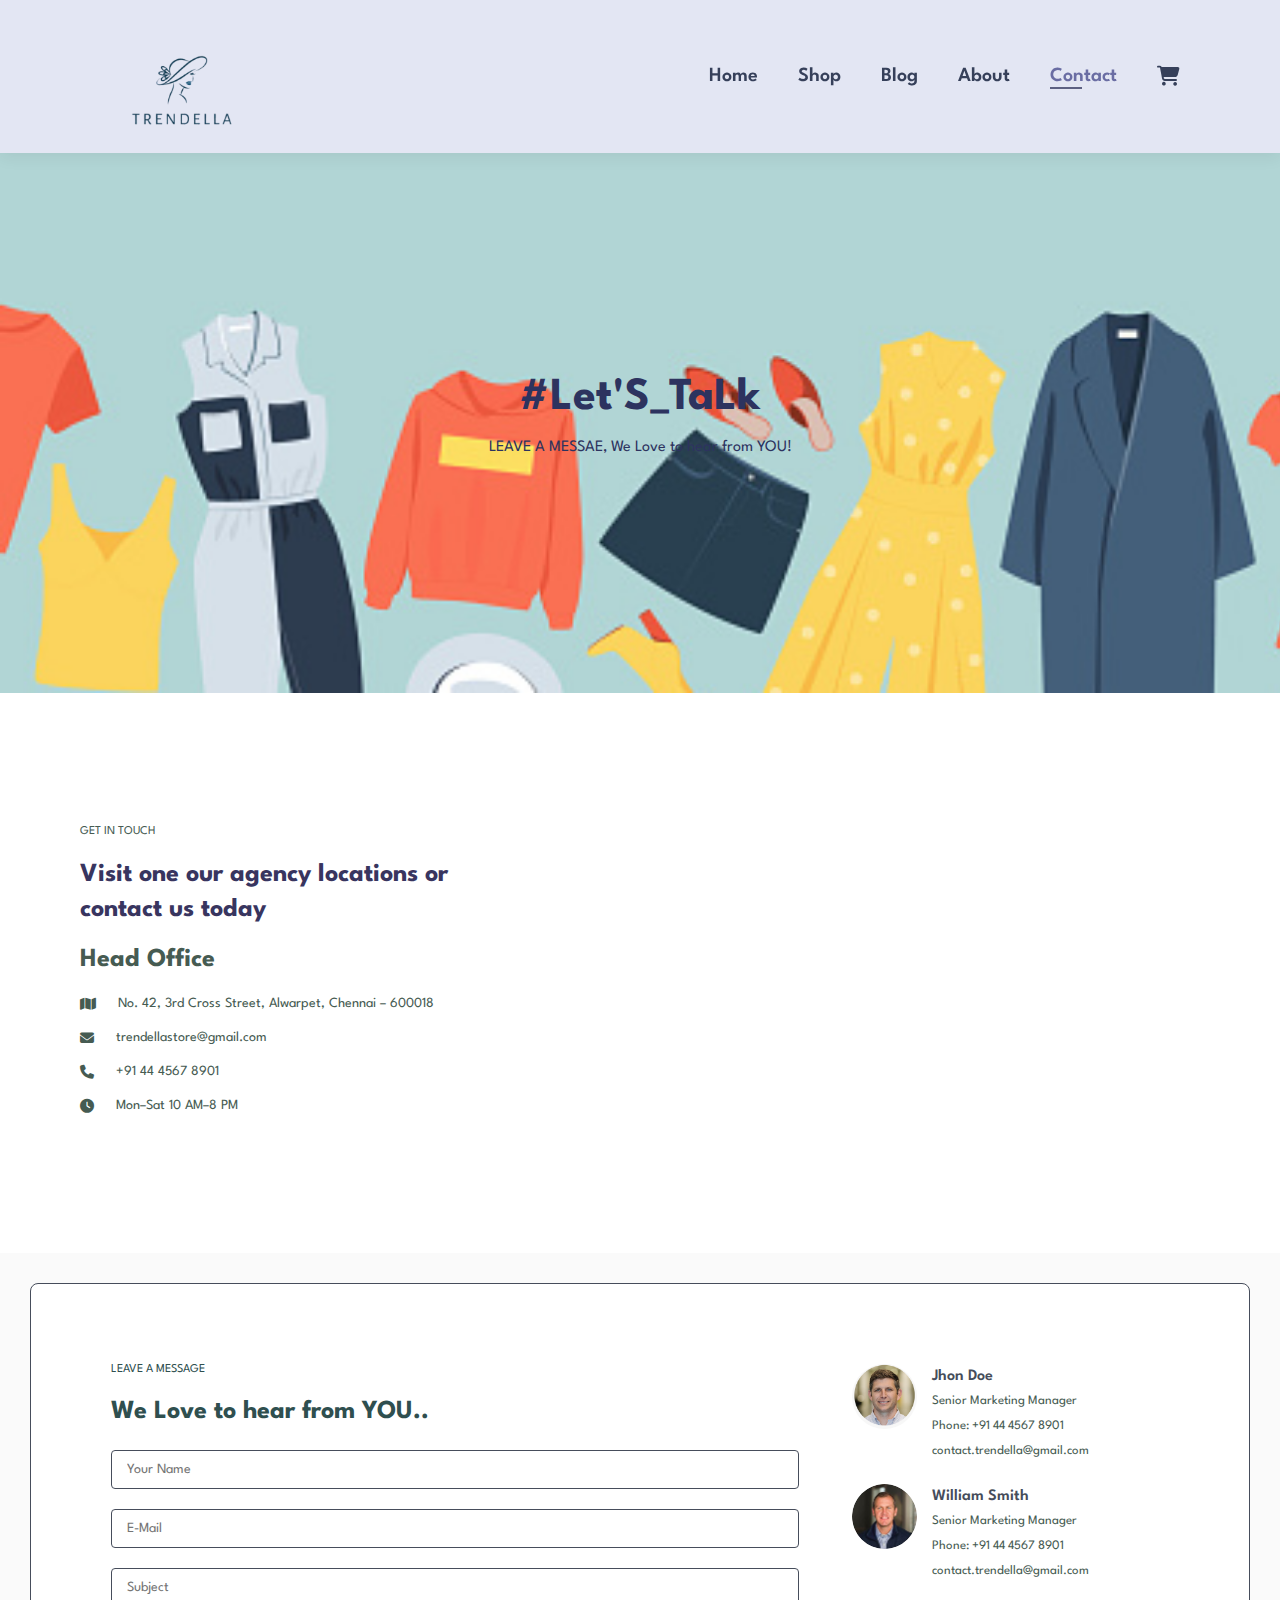
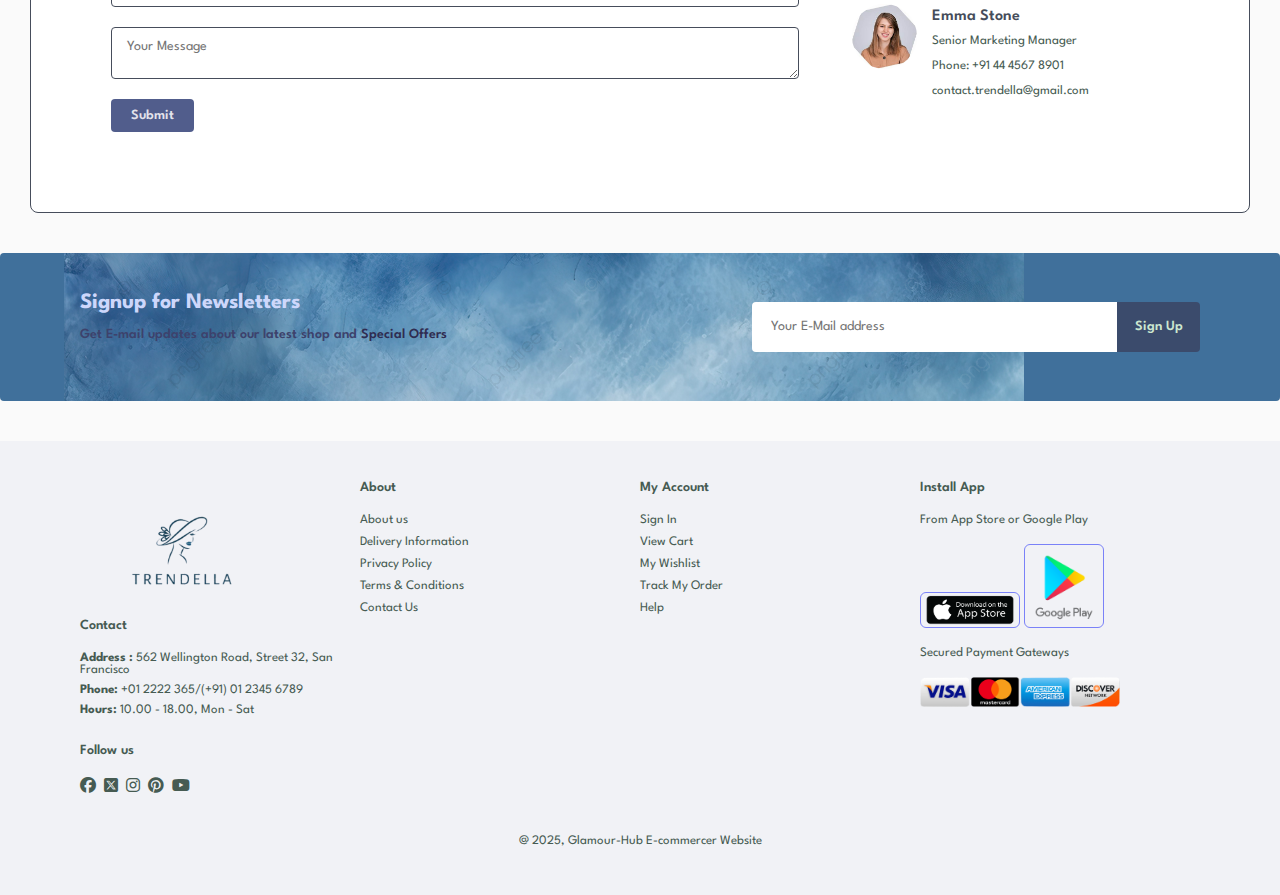
<file: contact.html>
<!DOCTYPE html>
<html lang="en">

<head>
    <meta charset="UTF-8" />
    <meta http-equiv="X-UA-Compatible" content="IE=edge" />
    <meta name="viewport" content="width=device-width, initial-scale=1.0" />
    <title>&#128087;Trendella</title>
    <link rel="stylesheet" href="styles.css" />
    <link rel="stylesheet" href="https://cdnjs.cloudflare.com/ajax/libs/font-awesome/6.5.0/css/all.min.css" />
    <link rel="stylesheet" href="https://unpkg.com/swiper@9/swiper-bundle.min.css" />
</head>

<body>
    <section id="header">
        <a href="#"><img src="logo.png" class="logo" alt="" style="width: 200px;"></a>
        <div>
            <ul id="navbar">
                <li><a href="index.html">Home</a></li>
                <li><a href="shop.html">Shop</a></li>
                <li><a href="blog.html">Blog</a></li>
                <li><a href="about.html">About</a></li>
                <li><a class="active" href="contact.html">Contact</a></li>
                <li id="lg-bag"><a href="cart.html"><i class="fa-solid fa-cart-shopping cart"></i></a></li>
                <a href="#" id="close"><i class="fa-solid fa-xmark"></i></a>
            </ul>
        </div>
        <div id="mobile">
            <a href="cart.html"><i class="fa-solid fa-cart-shopping cart"></i></a>
            <i id="bar" class="fa-solid fa-bars"></i>
        </div>
    </section>
    <section id="page-header" class="about-header">
        <h2>#Let'S_TaLk</h2>
        <p>LEAVE A MESSAE, We Love to hear from YOU!</p>
    </section>
    <section id="contact-details" class="section-p1">
        <div class="details">
            <span>GET IN TOUCH</span>
            <h2>Visit one our agency locations or contact us today</h2>
            <h3>Head Office</h3>
            <div>
                <li>
                    <i class="fa-solid fa-map" style="color: #465b52;"></i>
                    <p>No. 42, 3rd Cross Street,
                        Alwarpet, Chennai – 600018</p>
                </li>
                <li>
                    <i class="fa-solid fa-envelope" style="color: #465b52;"></i>
                    <p>trendellastore@gmail.com</p>
                </li>
                <li>
                    <i class="fa-solid fa-phone" style="color: #465b52;" ></i>
                    <p>+91 44 4567 8901</p>
                </li>
                <li>
                    <i class="fa-solid fa-clock" style="color: #465b52;" ></i>
                    <p>Mon–Sat 10 AM–8 PM</p>
                </li>
            </div>
        </div>
        <div class="map">
            <iframe
                src="https://www.google.com/maps/embed?pb=!1m18!1m12!1m3!1d15548.076290513962!2d80.23467371475255!3d13.034457352358432!2m3!1f0!2f0!3f0!3m2!1i1024!2i768!4f13.1!3m3!1m2!1s0x3a5267b56b39c733%3A0x5f836a954c249975!2s42%2C%203rd%20Cross%20St%2C%20Seetammal%20Colony%2C%20MIG%20Colony%2C%20Alwarpet%2C%20Chennai%2C%20Tamil%20Nadu%20600018!5e0!3m2!1sen!2sin!4v1747309663484!5m2!1sen!2sin"
                width="600" height="450" style="border:0;" allowfullscreen="" loading="lazy"
                referrerpolicy="no-referrer-when-downgrade"></iframe>
        </div>
    </section>
    <section id="form-details">
        <form action="">
            <span style="color:darkslategrey">LEAVE A MESSAGE</span>
            <h2 style="color:darkslategrey">We Love to hear from YOU..</h2>
            <input type="text" placeholder="Your Name">
            <input type="text" placeholder="E-Mail">
            <input type="text" placeholder="Subject">
            <textarea name="" id="" placeholder="Your Message"></textarea>
            <button class="normal">Submit</button>
        </form>
        <div class="people">
            <div>
                <img src="pp1.png" alt="">
                <p><span>Jhon Doe</span> Senior Marketing Manager <br> Phone: +91 44 4567 8901 <br>
                    contact.trendella@gmail.com </p>
            </div>
            <div>
                <img src="pp2.png" alt="">
                <p><span>William Smith</span> Senior Marketing Manager <br> Phone: +91 44 4567 8901 <br>
                    contact.trendella@gmail.com </p>
            </div>
            <div>
                <img src="pp3.png" alt="">
                <p><span>Emma Stone</span> Senior Marketing Manager <br> Phone: +91 44 4567 8901 <br>
                    contact.trendella@gmail.com </p>
            </div>
        </div>
    </section>
    <section id="newsletter" class="section-p1 section-m1">
        <div class="newstext">
            <h4>Signup for Newsletters</h4>
            <p>Get E-mail updates about our latest shop and <span>Special Offers </span></p>
        </div>
        <div class="form">
            <input type="text" placeholder="Your E-Mail address">
            <button class="normal">Sign Up</buttoncl>
        </div>
    </section>
    <footer class="section-p1">
        <div class="col">
            <img class="logo" src="logo.png" class="logo" alt="" style="width: 200px;" />
            <h4>Contact</h4>
            <p><strong>Address :</strong> 562 Wellington Road, Street 32, San Francisco</p>
            <p><strong>Phone:</strong> +01 2222 365/(+91) 01 2345 6789</p>
            <p><strong>Hours:</strong> 10.00 - 18.00, Mon - Sat</p>
            <div class="follow">
                <h4>Follow us</h4>
                <div class="icon">
                    <i class="fa-brands fa-facebook"></i>
                    <i class="fa-brands fa-square-x-twitter"></i>
                    <i class="fa-brands fa-instagram"></i>
                    <i class="fa-brands fa-pinterest"></i>
                    <i class="fa-brands fa-youtube"></i>
                </div>
            </div>
        </div>
        <div class="col">
            <h4>About</h4>
            <a href="#">About us</a>
            <a href="#">Delivery Information</a>
            <a href="#">Privacy Policy</a>
            <a href="#">Terms & Conditions</a>
            <a href="#">Contact Us</a>
        </div>
        <div class="col">
            <h4>My Account</h4>
            <a href="#">Sign In</a>
            <a href="#">View Cart</a>
            <a href="#">My Wishlist</a>
            <a href="#">Track My Order</a>
            <a href="#">Help</a>
        </div>
        <div class="col install">
            <h4>Install App</h4>
            <p>From App Store or Google Play</p>
            <div class="row">
                <img src="apple.png" alt="" style="width: 100px; height: auto;">
                <img src="play.png" alt="" style="width: 80px; height: auto;">
            </div>
            <p>Secured Payment Gateways</p>
            <img src="credit.png" alt="" style="width: 200px; height: auto;">
        </div>
        <div class="copyright">
            <p>@ 2025, Glamour-Hub E-commercer Website </p>
        </div>
    </footer>
    <script src="script.js" class="section-p1"></script>
    <script src="https://unpkg.com/swiper@9/swiper-bundle.min.js"></script>
</body>

</html>
</file>
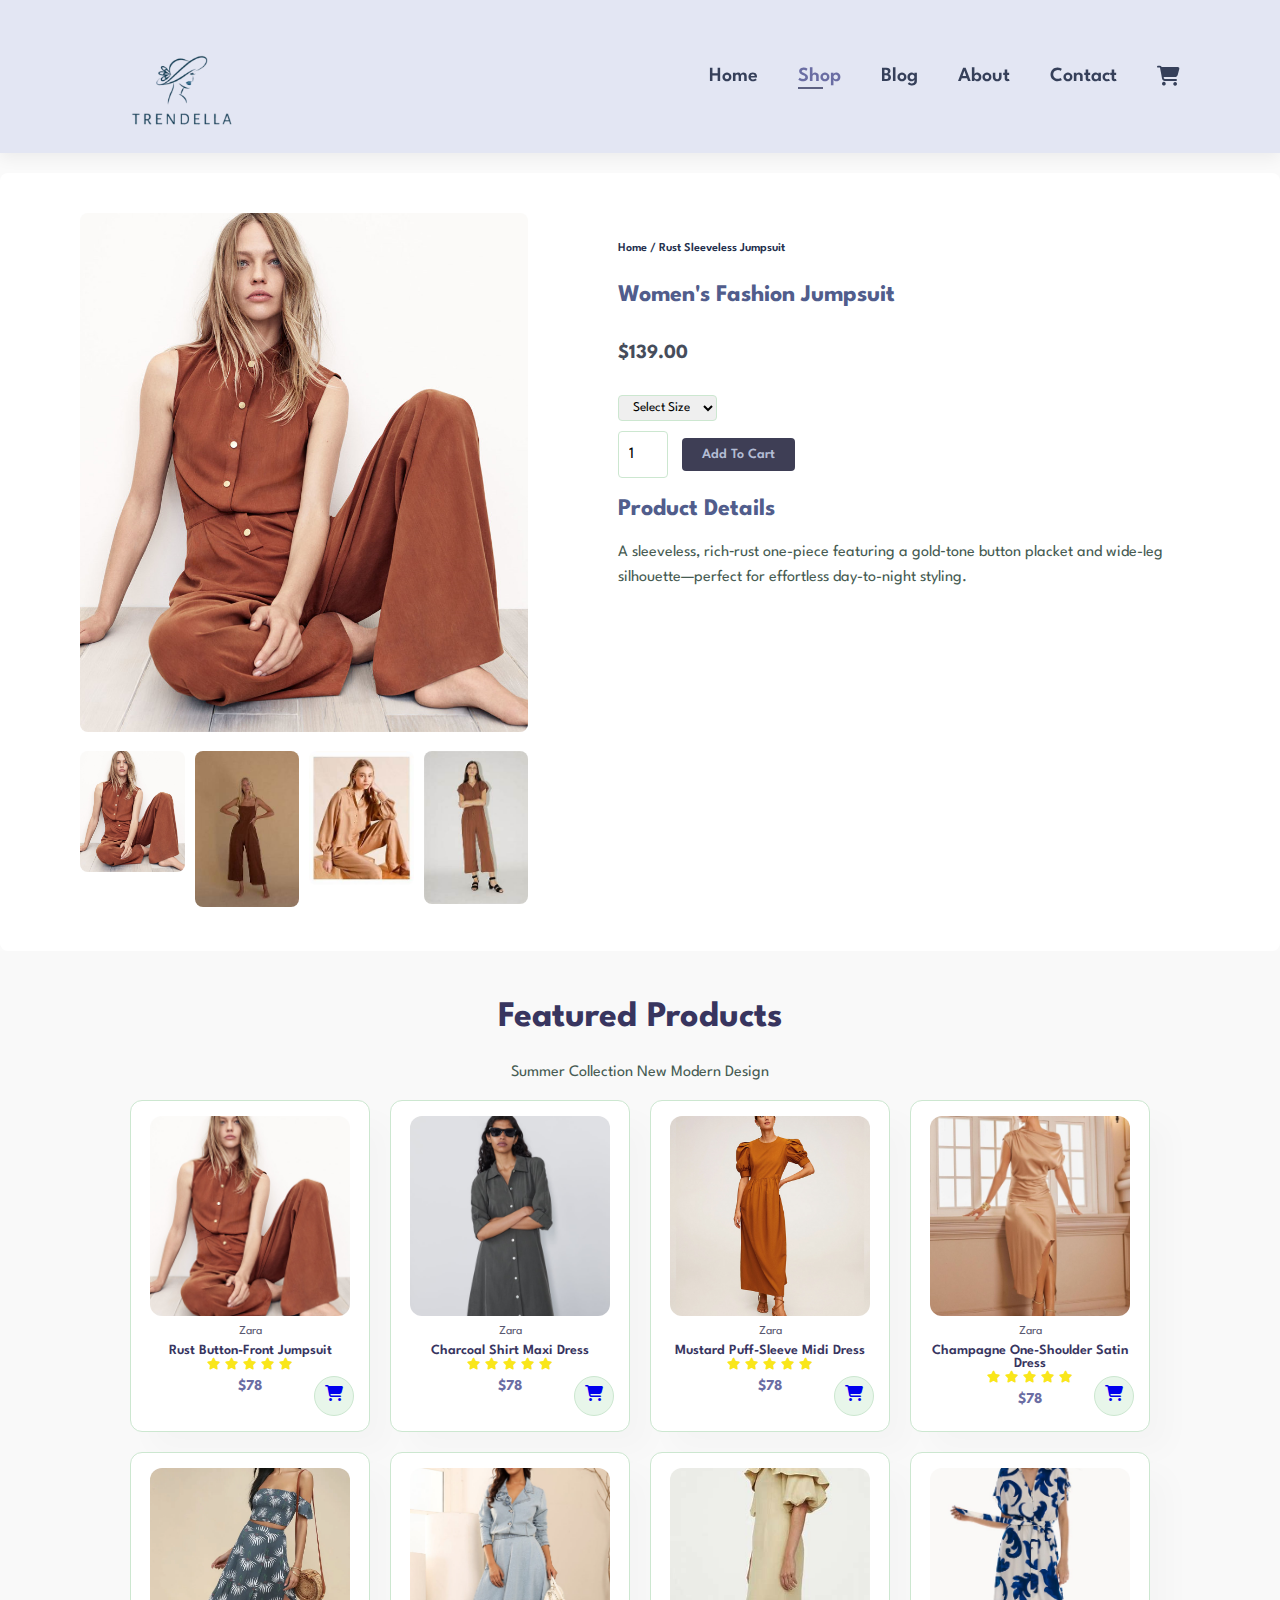
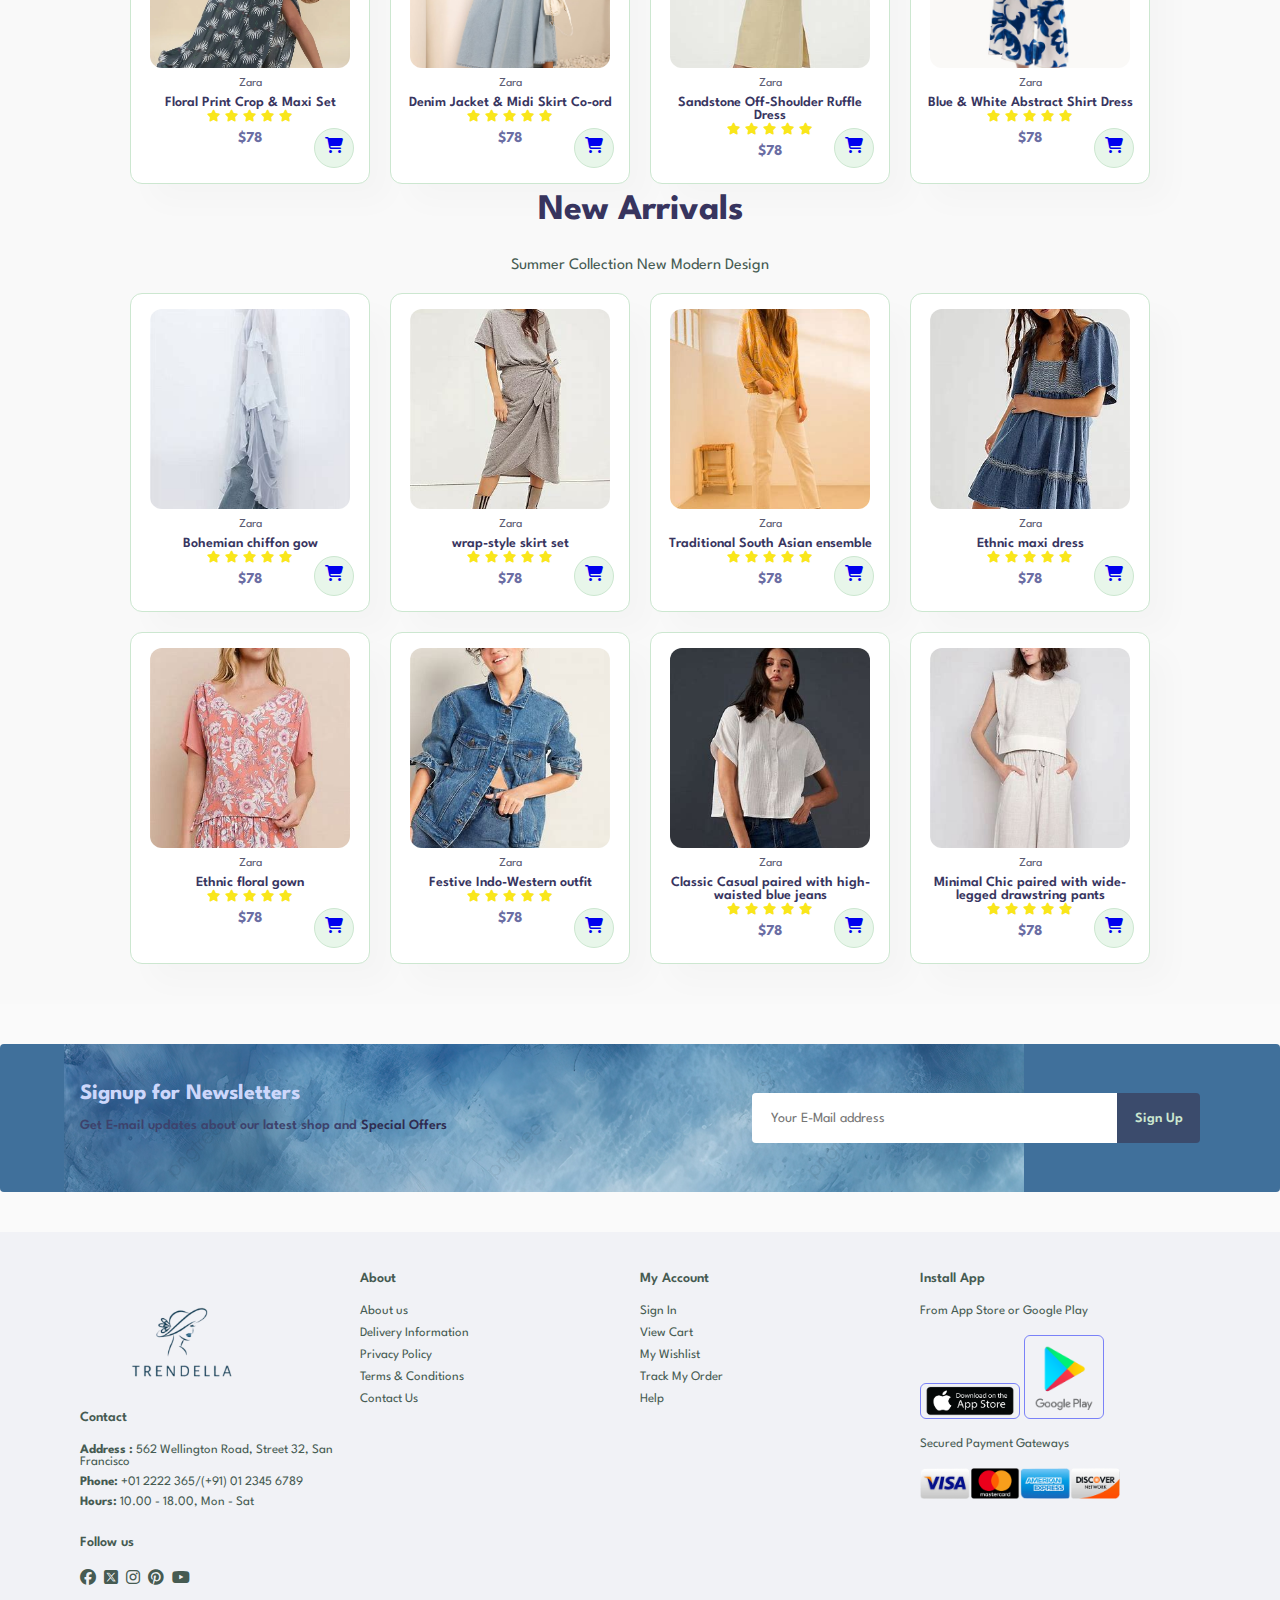
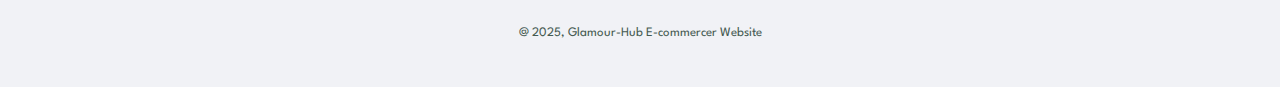
<file: product.html>
<!DOCTYPE html>
<html lang="en">

<head>
    <meta charset="UTF-8" />
    <meta http-equiv="X-UA-Compatible" content="IE=edge" />
    <meta name="viewport" content="width=device-width, initial-scale=1.0" />
    <title>Document</title>
    <link rel="stylesheet" href="styles.css" />
    <link rel="stylesheet" href="https://cdnjs.cloudflare.com/ajax/libs/font-awesome/6.5.0/css/all.min.css" />
    <link rel="stylesheet" href="https://unpkg.com/swiper@9/swiper-bundle.min.css" />
</head>

<body>
    <section id="header">
        <a href="#"><img src="logo.png" class="logo" alt="" style="width: 200px;"></a>
        <div>
            <ul id="navbar">
                <li><a href="index.html">Home</a></li>
                <li><a class="active" href="shop.html">Shop</a></li>
                <li><a href="blog.html">Blog</a></li>
                <li><a href="about.html">About</a></li>
                <li><a href="contact.html">Contact</a></li>
                <li id="lg-bag"><a href="cart.html"><i class="fa-solid fa-cart-shopping cart"></i></a></li>
                <a href="#" id="close"><i class="fa-solid fa-xmark"></i></a>
            </ul>
        </div>
        <div id="mobile">
            <a href="cart.html"><i class="fa-solid fa-cart-shopping cart"></i></a>
            <i id="bar" class="fa-solid fa-bars"></i>
        </div>
    </section>
    <section id="prodetails" class="section-p1">
        <div class="single-pro-image">
            <img src="pr1.png" width="100%" id="mainimg" alt="">
            <div class="small-img-group">
                <div class="small-img-col">
                    <img src="pr1.png" width="100%" class="small-img" alt="">
                </div>
                <div class="small-img-col">
                    <img src="pr12.png" width="100%" class="small-img" alt="">
                </div>
                <div class="small-img-col">
                    <img src="pr13.png" width="100%" class="small-img" alt="">
                </div>
                <div class="small-img-col">
                    <img src="pr14.png" width="100%" class="small-img" alt="">
                </div>
            </div>
        </div>
        <div class="single-pro-details">
            <h6>Home / Rust Sleeveless Jumpsuit</h6>
            <h4>Women's Fashion Jumpsuit</h4>
            <h2>$139.00</h2>
            <select>
                <option>Select Size</option>
                <option>XL</option>
                <option>XXL</option>
                <option>Small</option>
                <option>Large</option>
            </select>
            <input type="number" value="1">
            <button class="normal">Add To Cart</button>
            <h4>Product Details</h4>
            <span>A sleeveless, rich‐rust one-piece featuring a gold‐tone button placket
                and wide-leg silhouette—perfect for effortless day-to-night styling.</span>
        </div>
    </section>
    <section id="product1" class="section-p1">
        <h2>Featured Products</h2>
        <p>Summer Collection New Modern Design</p>
        <div class="prd-cont">
            <div class="prd">
                <img src="pr1.png" alt="">
                <div class="des">
                    <span>Zara</span>
                    <h5>Rust Button-Front Jumpsuit</h5>
                    <div class="star">
                        <i class="fa-solid fa-star"></i>
                        <i class="fa-solid fa-star"></i>
                        <i class="fa-solid fa-star"></i>
                        <i class="fa-solid fa-star"></i>
                        <i class="fa-solid fa-star"></i>
                    </div>
                    <h4>$78</h4>
                </div>
                <div class="cart"><a href="#"><i class="fa-solid fa-cart-shopping"></i></a></div>
            </div>
            <div class="prd">
                <img src="pr2.png" alt="">
                <div class="des">
                    <span>Zara</span>
                    <h5>Charcoal Shirt Maxi Dress</h5>
                    <div class="star">
                        <i class="fa-solid fa-star"></i>
                        <i class="fa-solid fa-star"></i>
                        <i class="fa-solid fa-star"></i>
                        <i class="fa-solid fa-star"></i>
                        <i class="fa-solid fa-star"></i>
                    </div>
                    <h4>$78</h4>
                </div>
                <div class="cart"><a href="#"><i class="fa-solid fa-cart-shopping"></i></a></div>
            </div>
            <div class="prd">
                <img src="pr3.jpg" alt="">
                <div class="des">
                    <span>Zara</span>
                    <h5>Mustard Puff-Sleeve Midi Dress</h5>
                    <div class="star">
                        <i class="fa-solid fa-star"></i>
                        <i class="fa-solid fa-star"></i>
                        <i class="fa-solid fa-star"></i>
                        <i class="fa-solid fa-star"></i>
                        <i class="fa-solid fa-star"></i>
                    </div>
                    <h4>$78</h4>
                </div>
                <div class="cart"><a href="#"><i class="fa-solid fa-cart-shopping"></i></a></div>
            </div>
            <div class="prd">
                <img src="pr4.jpg" alt="">
                <div class="des">
                    <span>Zara</span>
                    <h5>Champagne One-Shoulder Satin Dress</h5>
                    <div class="star">
                        <i class="fa-solid fa-star"></i>
                        <i class="fa-solid fa-star"></i>
                        <i class="fa-solid fa-star"></i>
                        <i class="fa-solid fa-star"></i>
                        <i class="fa-solid fa-star"></i>
                    </div>
                    <h4>$78</h4>
                </div>
                <div class="cart"><a href="#"><i class="fa-solid fa-cart-shopping"></i></a></div>
            </div>
            <div class="prd">
                <img src="pr5.png" alt="">
                <div class="des">
                    <span>Zara</span>
                    <h5>Floral Print Crop & Maxi Set</h5>
                    <div class="star">
                        <i class="fa-solid fa-star"></i>
                        <i class="fa-solid fa-star"></i>
                        <i class="fa-solid fa-star"></i>
                        <i class="fa-solid fa-star"></i>
                        <i class="fa-solid fa-star"></i>
                    </div>
                    <h4>$78</h4>
                </div>
                <div class="cart"><a href="#"><i class="fa-solid fa-cart-shopping"></i></a></div>
            </div>
            <div class="prd">
                <img src="pr6.png" alt="">
                <div class="des">
                    <span>Zara</span>
                    <h5>Denim Jacket & Midi Skirt Co-ord</h5>
                    <div class="star">
                        <i class="fa-solid fa-star"></i>
                        <i class="fa-solid fa-star"></i>
                        <i class="fa-solid fa-star"></i>
                        <i class="fa-solid fa-star"></i>
                        <i class="fa-solid fa-star"></i>
                    </div>
                    <h4>$78</h4>
                </div>
                <div class="cart"><a href="#"><i class="fa-solid fa-cart-shopping"></i></a></div>
            </div>
            <div class="prd">
                <img src="pr7.png" alt="">
                <div class="des">
                    <span>Zara</span>
                    <h5>Sandstone Off-Shoulder Ruffle Dress</h5>
                    <div class="star">
                        <i class="fa-solid fa-star"></i>
                        <i class="fa-solid fa-star"></i>
                        <i class="fa-solid fa-star"></i>
                        <i class="fa-solid fa-star"></i>
                        <i class="fa-solid fa-star"></i>
                    </div>
                    <h4>$78</h4>
                </div>
                <div class="cart"><a href="#"><i class="fa-solid fa-cart-shopping"></i></a></div>
            </div>
            <div class="prd">
                <img src="pr8.png" alt="">
                <div class="des">
                    <span>Zara</span>
                    <h5>Blue & White Abstract Shirt Dress</h5>
                    <div class="star">
                        <i class="fa-solid fa-star"></i>
                        <i class="fa-solid fa-star"></i>
                        <i class="fa-solid fa-star"></i>
                        <i class="fa-solid fa-star"></i>
                        <i class="fa-solid fa-star"></i>
                    </div>
                    <h4>$78</h4>
                </div>
                <div class="cart"><a href="#"><i class="fa-solid fa-cart-shopping"></i></a></div>
            </div>
        </div>
        <h2>New Arrivals</h2>
        <p>Summer Collection New Modern Design</p>
        <div class="prd-cont">
            <div class="prd">
                <img src="n1.png" alt="">
                <div class="des">
                    <span>Zara</span>
                    <h5>Bohemian chiffon gow</h5>
                    <div class="star">
                        <i class="fa-solid fa-star"></i>
                        <i class="fa-solid fa-star"></i>
                        <i class="fa-solid fa-star"></i>
                        <i class="fa-solid fa-star"></i>
                        <i class="fa-solid fa-star"></i>
                    </div>
                    <h4>$78</h4>
                </div>
                <div class="cart"><a href="#"><i class="fa-solid fa-cart-shopping"></i></a></div>
            </div>
            <div class="prd">
                <img src="n2.png" alt="">
                <div class="des">
                    <span>Zara</span>
                    <h5>wrap-style skirt set</h5>
                    <div class="star">
                        <i class="fa-solid fa-star"></i>
                        <i class="fa-solid fa-star"></i>
                        <i class="fa-solid fa-star"></i>
                        <i class="fa-solid fa-star"></i>
                        <i class="fa-solid fa-star"></i>
                    </div>
                    <h4>$78</h4>
                </div>
                <div class="cart"><a href="#"><i class="fa-solid fa-cart-shopping"></i></a></div>
            </div>
            <div class="prd">
                <img src="n3.png" alt="">
                <div class="des">
                    <span>Zara</span>
                    <h5>Traditional South Asian ensemble</h5>
                    <div class="star">
                        <i class="fa-solid fa-star"></i>
                        <i class="fa-solid fa-star"></i>
                        <i class="fa-solid fa-star"></i>
                        <i class="fa-solid fa-star"></i>
                        <i class="fa-solid fa-star"></i>
                    </div>
                    <h4>$78</h4>
                </div>
                <div class="cart"><a href="#"><i class="fa-solid fa-cart-shopping"></i></a></div>
            </div>
            <div class="prd">
                <img src="n4.png" alt="">
                <div class="des">
                    <span>Zara</span>
                    <h5>Ethnic maxi dress</h5>
                    <div class="star">
                        <i class="fa-solid fa-star"></i>
                        <i class="fa-solid fa-star"></i>
                        <i class="fa-solid fa-star"></i>
                        <i class="fa-solid fa-star"></i>
                        <i class="fa-solid fa-star"></i>
                    </div>
                    <h4>$78</h4>
                </div>
                <div class="cart"><a href="#"><i class="fa-solid fa-cart-shopping"></i></a></div>
            </div>
            <div class="prd">
                <img src="n5.png" alt="">
                <div class="des">
                    <span>Zara</span>
                    <h5>Ethnic floral gown</h5>
                    <div class="star">
                        <i class="fa-solid fa-star"></i>
                        <i class="fa-solid fa-star"></i>
                        <i class="fa-solid fa-star"></i>
                        <i class="fa-solid fa-star"></i>
                        <i class="fa-solid fa-star"></i>
                    </div>
                    <h4>$78</h4>
                </div>
                <div class="cart"><a href="#"><i class="fa-solid fa-cart-shopping"></i></a></div>
            </div>
            <div class="prd">
                <img src="n6.png" alt="">
                <div class="des">
                    <span>Zara</span>
                    <h5>Festive Indo-Western outfit</h5>
                    <div class="star">
                        <i class="fa-solid fa-star"></i>
                        <i class="fa-solid fa-star"></i>
                        <i class="fa-solid fa-star"></i>
                        <i class="fa-solid fa-star"></i>
                        <i class="fa-solid fa-star"></i>
                    </div>
                    <h4>$78</h4>
                </div>
                <div class="cart"><a href="#"><i class="fa-solid fa-cart-shopping"></i></a></div>
            </div>
            <div class="prd">
                <img src="n7.png" alt="">
                <div class="des">
                    <span>Zara</span>
                    <h5>Classic Casual paired with high-waisted blue jeans</h5>
                    <div class="star">
                        <i class="fa-solid fa-star"></i>
                        <i class="fa-solid fa-star"></i>
                        <i class="fa-solid fa-star"></i>
                        <i class="fa-solid fa-star"></i>
                        <i class="fa-solid fa-star"></i>
                    </div>
                    <h4>$78</h4>
                </div>
                <div class="cart"><a href="#"><i class="fa-solid fa-cart-shopping"></i></a></div>
            </div>
            <div class="prd">
                <img src="n8.png" alt="">
                <div class="des">
                    <span>Zara</span>
                    <h5>Minimal Chic paired with wide-legged drawstring pants</h5>
                    <div class="star">
                        <i class="fa-solid fa-star"></i>
                        <i class="fa-solid fa-star"></i>
                        <i class="fa-solid fa-star"></i>
                        <i class="fa-solid fa-star"></i>
                        <i class="fa-solid fa-star"></i>
                    </div>
                    <h4>$78</h4>
                </div>
                <div class="cart"><a href="#"><i class="fa-solid fa-cart-shopping"></i></a></div>
            </div>
        </div>
    </section>
    <section id="newsletter" class="section-p1 section-m1">
        <div class="newstext">
            <h4>Signup for Newsletters</h4>
            <p>Get E-mail updates about our latest shop and <span>Special Offers </span></p>
        </div>
        <div class="form">
            <input type="text" placeholder="Your E-Mail address">
            <button class="normal">Sign Up</buttoncl>
        </div>
    </section>
    <footer class="section-p1">
        <div class="col">
            <img class="logo" src="logo.png" class="logo" alt="" style="width: 200px;" />
            <h4>Contact</h4>
            <p><strong>Address :</strong> 562 Wellington Road, Street 32, San Francisco</p>
            <p><strong>Phone:</strong> +01 2222 365/(+91) 01 2345 6789</p>
            <p><strong>Hours:</strong> 10.00 - 18.00, Mon - Sat</p>
            <div class="follow">
                <h4>Follow us</h4>
                <div class="icon">
                    <i class="fa-brands fa-facebook"></i>
                    <i class="fa-brands fa-square-x-twitter"></i>
                    <i class="fa-brands fa-instagram"></i>
                    <i class="fa-brands fa-pinterest"></i>
                    <i class="fa-brands fa-youtube"></i>
                </div>
            </div>
        </div>
        <div class="col">
            <h4>About</h4>
            <a href="#">About us</a>
            <a href="#">Delivery Information</a>
            <a href="#">Privacy Policy</a>
            <a href="#">Terms & Conditions</a>
            <a href="#">Contact Us</a>
        </div>
        <div class="col">
            <h4>My Account</h4>
            <a href="#">Sign In</a>
            <a href="#">View Cart</a>
            <a href="#">My Wishlist</a>
            <a href="#">Track My Order</a>
            <a href="#">Help</a>
        </div>
        <div class="col install">
            <h4>Install App</h4>
            <p>From App Store or Google Play</p>
            <div class="row">
                <img src="apple.png" alt="" style="width: 100px; height: auto;">
                <img src="play.png" alt="" style="width: 80px; height: auto;">
            </div>
            <p>Secured Payment Gateways</p>
            <img src="credit.png" alt="" style="width: 200px; height: auto;">
        </div>
        <div class="copyright">
            <p>@ 2025, Glamour-Hub E-commercer Website </p>
        </div>
    </footer>
    <script src="script.js" class="section-p1"></script>
    <script src="https://unpkg.com/swiper@9/swiper-bundle.min.js"></script>
</body>
<script>
    var mainimg = document.getElementById("mainimg");
    var smallimg = document.getElementsByClassName("small-img");
    smallimg[0].onclick = function () {
        mainimg.src = smallimg[0].src;
    }
    smallimg[1].onclick = function () {
        mainimg.src = smallimg[1].src;
    }
    smallimg[2].onclick = function () {
        mainimg.src = smallimg[2].src;
    }
    smallimg[3].onclick = function () {
        mainimg.src = smallimg[3].src;
    }
</script>

</html>
</file>
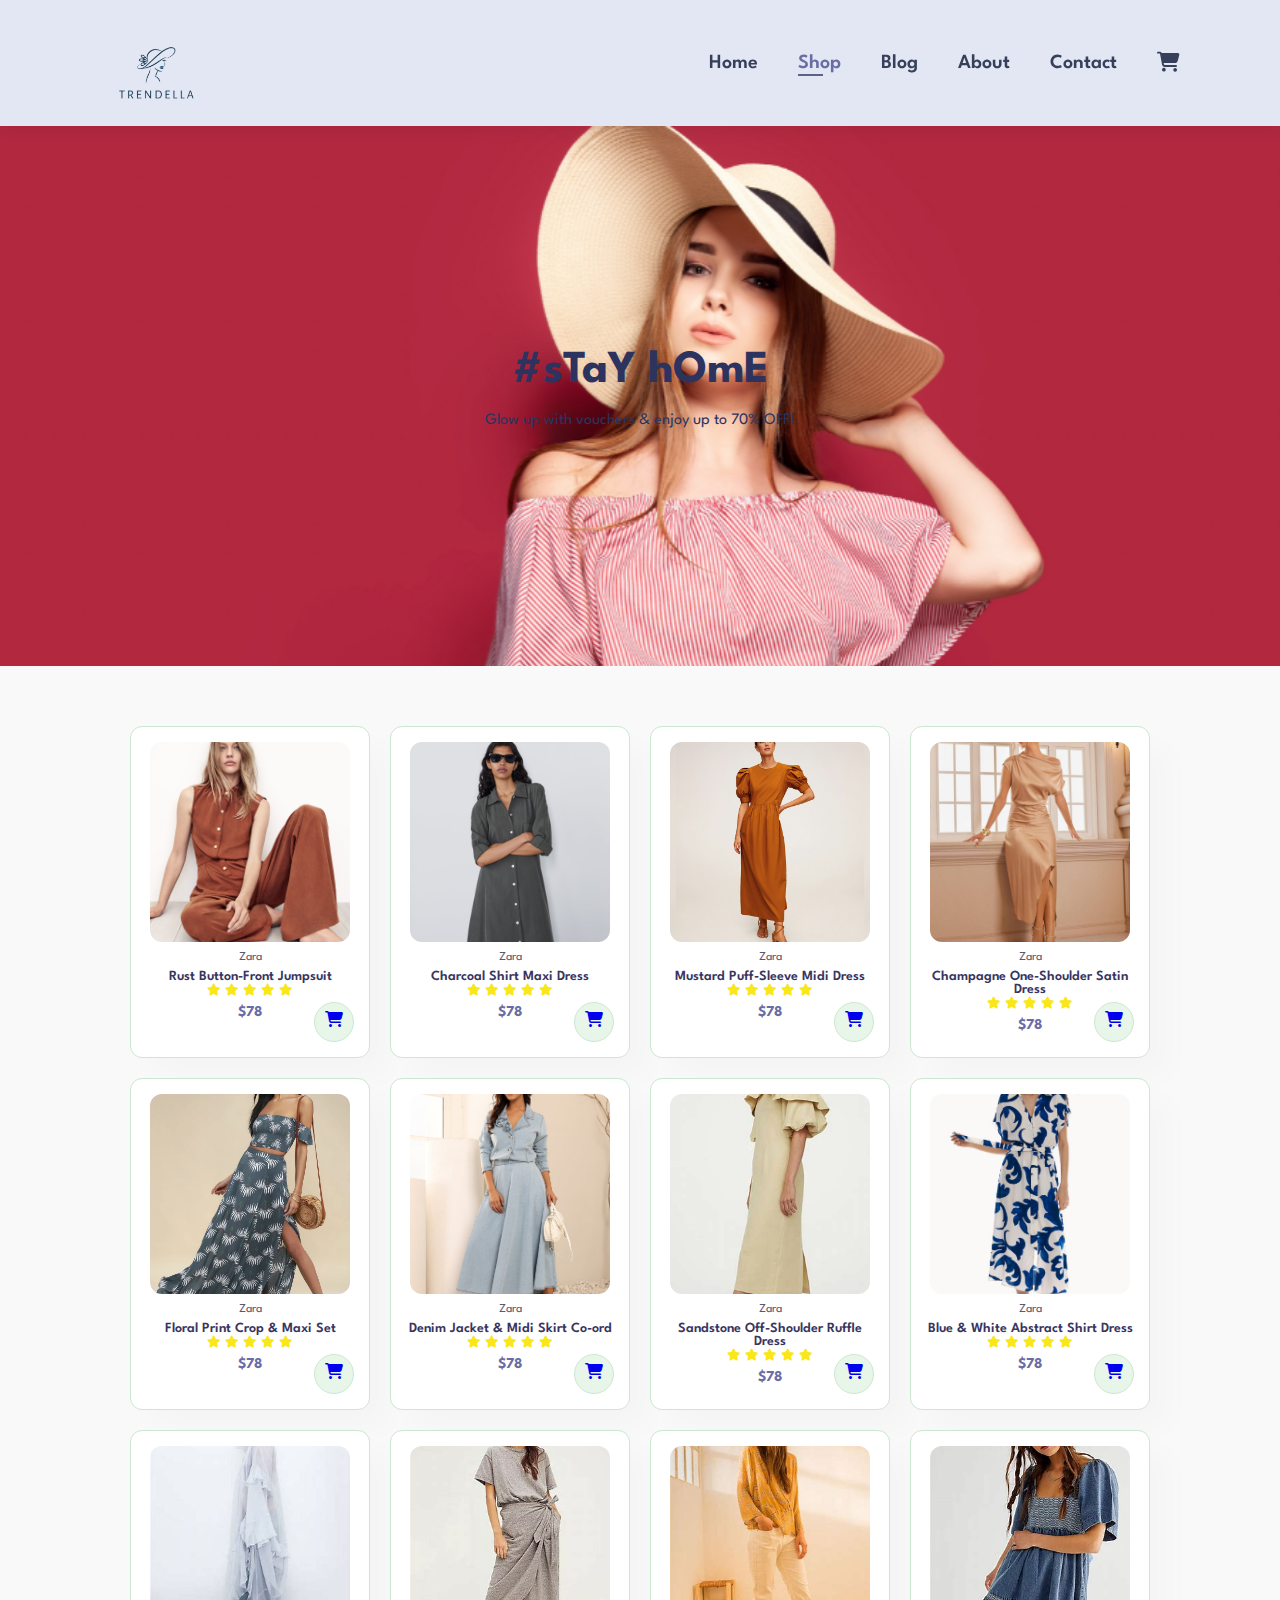
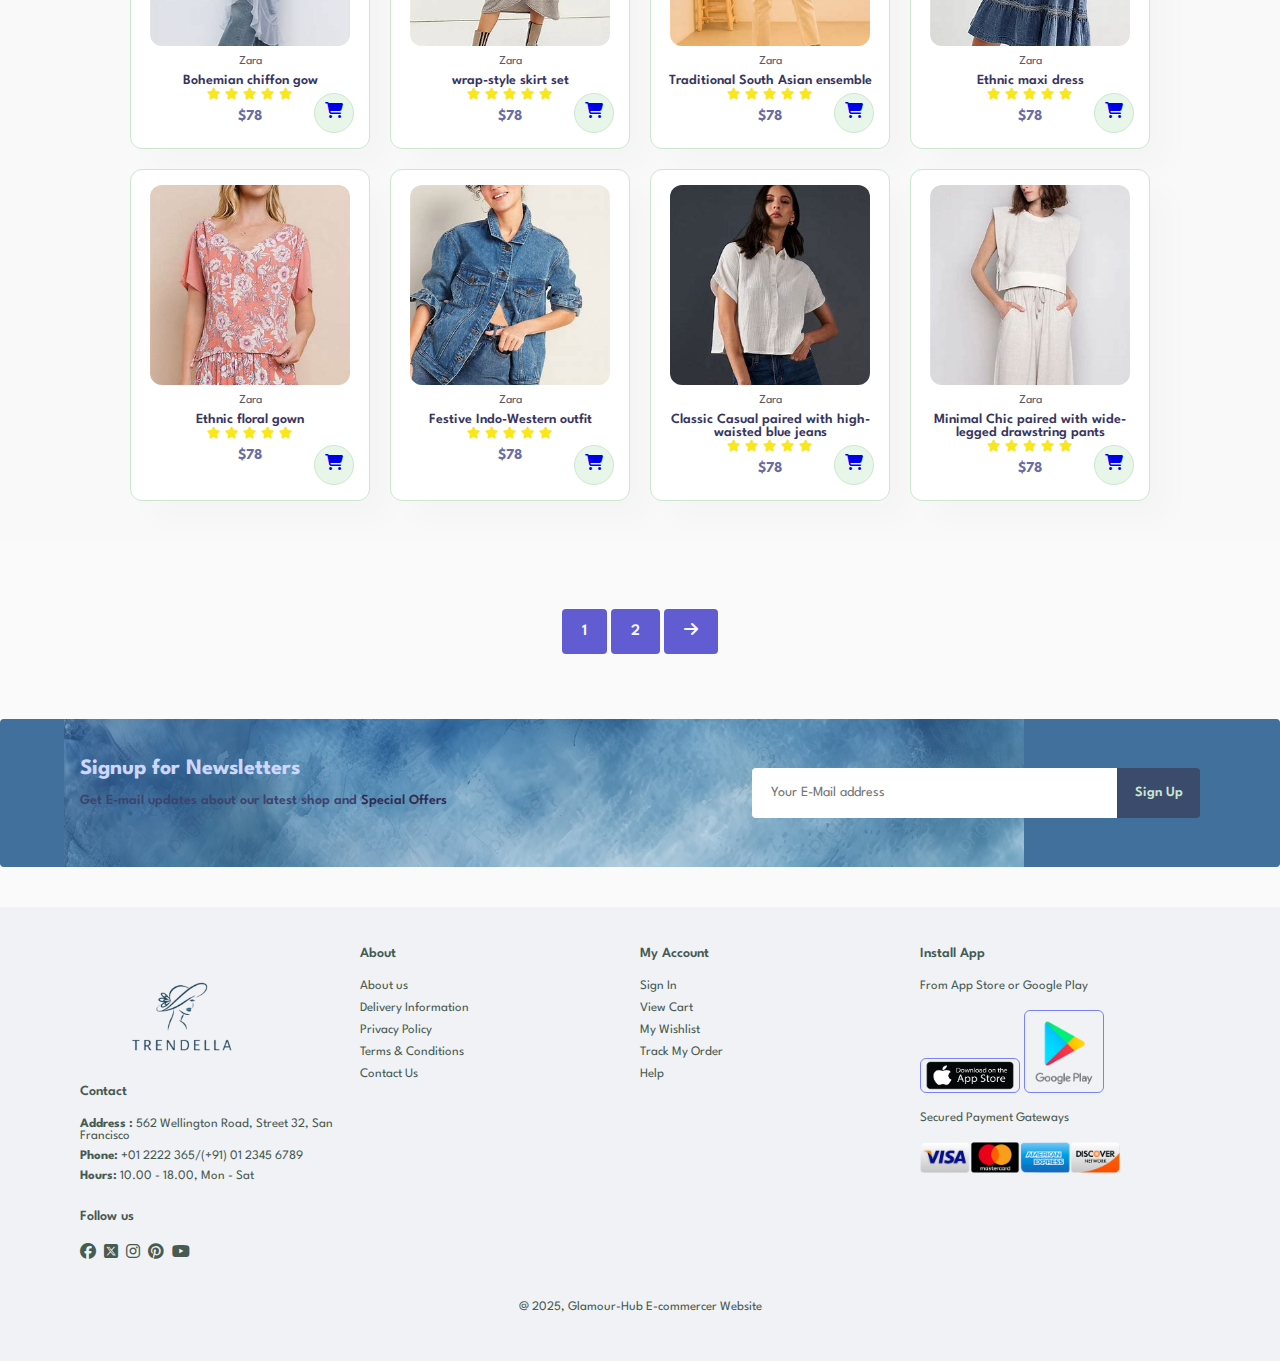
<file: shop.html>
<!DOCTYPE html>
<html lang="en">

<head>
    <meta charset="UTF-8" />
    <meta http-equiv="X-UA-Compatible" content="IE=edge" />
    <meta name="viewport" content="width=device-width, initial-scale=1.0" />
    <title>Document</title>
    <link rel="stylesheet" href="styles.css" />
    <link rel="stylesheet" href="https://cdnjs.cloudflare.com/ajax/libs/font-awesome/6.5.0/css/all.min.css" />
    <link rel="stylesheet" href="https://unpkg.com/swiper@9/swiper-bundle.min.css" />
</head>

<body>
    <section id="header">
        <a href="#"><img src="logo.png" class="logo" alt="" style="width: 150px;"></a>
        <div>
            <ul id="navbar">
                <li><a href="index.html">Home</a></li>
                <li><a class="active" href="shop.html">Shop</a></li>
                <li><a href="blog.html">Blog</a></li>
                <li><a href="about.html">About</a></li>
                <li><a href="contact.html">Contact</a></li>
                <li id="lg-bag"><a href="cart.html"><i class="fa-solid fa-cart-shopping cart"></i></a></li>
                <a href="#" id="close"><i class="fa-solid fa-xmark"></i></a>
            </ul>
        </div>
        <div id="mobile">
            <a href="cart.html"><i class="fa-solid fa-cart-shopping cart"></i></a>
            <i id="bar" class="fa-solid fa-bars"></i>
        </div>
    </section>
    <section id="page-header">
        <h2>#sTaY hOmE</h2>
        <p>Glow up with vouchers & enjoy up to 70% OFF!</p>
    </section>
    <section id="product1" class="section-p1">
        <div class="prd-cont">
            <div class="prd" onclick="window.location.href='product.html';">
                <img src="pr1.png" alt="">
                <div class="des">
                    <span>Zara</span>
                    <h5>Rust Button-Front Jumpsuit</h5>
                    <div class="star">
                        <i class="fa-solid fa-star"></i>
                        <i class="fa-solid fa-star"></i>
                        <i class="fa-solid fa-star"></i>
                        <i class="fa-solid fa-star"></i>
                        <i class="fa-solid fa-star"></i>
                    </div>
                    <h4>$78</h4>
                </div>
                <div class="cart"><a href="#"><i class="fa-solid fa-cart-shopping"></i></a></div>
            </div>
            <div class="prd">
                <img src="pr2.png" alt="">
                <div class="des">
                    <span>Zara</span>
                    <h5>Charcoal Shirt Maxi Dress</h5>
                    <div class="star">
                        <i class="fa-solid fa-star"></i>
                        <i class="fa-solid fa-star"></i>
                        <i class="fa-solid fa-star"></i>
                        <i class="fa-solid fa-star"></i>
                        <i class="fa-solid fa-star"></i>
                    </div>
                    <h4>$78</h4>
                </div>
                <div class="cart"><a href="#"><i class="fa-solid fa-cart-shopping"></i></a></div>
            </div>
            <div class="prd">
                <img src="pr3.jpg" alt="">
                <div class="des">
                    <span>Zara</span>
                    <h5>Mustard Puff-Sleeve Midi Dress</h5>
                    <div class="star">
                        <i class="fa-solid fa-star"></i>
                        <i class="fa-solid fa-star"></i>
                        <i class="fa-solid fa-star"></i>
                        <i class="fa-solid fa-star"></i>
                        <i class="fa-solid fa-star"></i>
                    </div>
                    <h4>$78</h4>
                </div>
                <div class="cart"><a href="#"><i class="fa-solid fa-cart-shopping"></i></a></div>
            </div>
            <div class="prd">
                <img src="pr4.jpg" alt="">
                <div class="des">
                    <span>Zara</span>
                    <h5>Champagne One-Shoulder Satin Dress</h5>
                    <div class="star">
                        <i class="fa-solid fa-star"></i>
                        <i class="fa-solid fa-star"></i>
                        <i class="fa-solid fa-star"></i>
                        <i class="fa-solid fa-star"></i>
                        <i class="fa-solid fa-star"></i>
                    </div>
                    <h4>$78</h4>
                </div>
                <div class="cart"><a href="#"><i class="fa-solid fa-cart-shopping"></i></a></div>
            </div>
            <div class="prd">
                <img src="pr5.png" alt="">
                <div class="des">
                    <span>Zara</span>
                    <h5>Floral Print Crop & Maxi Set</h5>
                    <div class="star">
                        <i class="fa-solid fa-star"></i>
                        <i class="fa-solid fa-star"></i>
                        <i class="fa-solid fa-star"></i>
                        <i class="fa-solid fa-star"></i>
                        <i class="fa-solid fa-star"></i>
                    </div>
                    <h4>$78</h4>
                </div>
                <div class="cart"><a href="#"><i class="fa-solid fa-cart-shopping"></i></a></div>
            </div>
            <div class="prd">
                <img src="pr6.png" alt="">
                <div class="des">
                    <span>Zara</span>
                    <h5>Denim Jacket & Midi Skirt Co-ord</h5>
                    <div class="star">
                        <i class="fa-solid fa-star"></i>
                        <i class="fa-solid fa-star"></i>
                        <i class="fa-solid fa-star"></i>
                        <i class="fa-solid fa-star"></i>
                        <i class="fa-solid fa-star"></i>
                    </div>
                    <h4>$78</h4>
                </div>
                <div class="cart"><a href="#"><i class="fa-solid fa-cart-shopping"></i></a></div>
            </div>
            <div class="prd">
                <img src="pr7.png" alt="">
                <div class="des">
                    <span>Zara</span>
                    <h5>Sandstone Off-Shoulder Ruffle Dress</h5>
                    <div class="star">
                        <i class="fa-solid fa-star"></i>
                        <i class="fa-solid fa-star"></i>
                        <i class="fa-solid fa-star"></i>
                        <i class="fa-solid fa-star"></i>
                        <i class="fa-solid fa-star"></i>
                    </div>
                    <h4>$78</h4>
                </div>
                <div class="cart"><a href="#"><i class="fa-solid fa-cart-shopping"></i></a></div>
            </div>
            <div class="prd">
                <img src="pr8.png" alt="">
                <div class="des">
                    <span>Zara</span>
                    <h5>Blue & White Abstract Shirt Dress</h5>
                    <div class="star">
                        <i class="fa-solid fa-star"></i>
                        <i class="fa-solid fa-star"></i>
                        <i class="fa-solid fa-star"></i>
                        <i class="fa-solid fa-star"></i>
                        <i class="fa-solid fa-star"></i>
                    </div>
                    <h4>$78</h4>
                </div>
                <div class="cart"><a href="#"><i class="fa-solid fa-cart-shopping"></i></a></div>
            </div>
            <div class="prd">
                <img src="n1.png" alt="">
                <div class="des">
                    <span>Zara</span>
                    <h5>Bohemian chiffon gow</h5>
                    <div class="star">
                        <i class="fa-solid fa-star"></i>
                        <i class="fa-solid fa-star"></i>
                        <i class="fa-solid fa-star"></i>
                        <i class="fa-solid fa-star"></i>
                        <i class="fa-solid fa-star"></i>
                    </div>
                    <h4>$78</h4>
                </div>
                <div class="cart"><a href="#"><i class="fa-solid fa-cart-shopping"></i></a></div>
            </div>
            <div class="prd">
                <img src="n2.png" alt="">
                <div class="des">
                    <span>Zara</span>
                    <h5>wrap-style skirt set</h5>
                    <div class="star">
                        <i class="fa-solid fa-star"></i>
                        <i class="fa-solid fa-star"></i>
                        <i class="fa-solid fa-star"></i>
                        <i class="fa-solid fa-star"></i>
                        <i class="fa-solid fa-star"></i>
                    </div>
                    <h4>$78</h4>
                </div>
                <div class="cart"><a href="#"><i class="fa-solid fa-cart-shopping"></i></a></div>
            </div>
            <div class="prd">
                <img src="n3.png" alt="">
                <div class="des">
                    <span>Zara</span>
                    <h5>Traditional South Asian ensemble</h5>
                    <div class="star">
                        <i class="fa-solid fa-star"></i>
                        <i class="fa-solid fa-star"></i>
                        <i class="fa-solid fa-star"></i>
                        <i class="fa-solid fa-star"></i>
                        <i class="fa-solid fa-star"></i>
                    </div>
                    <h4>$78</h4>
                </div>
                <div class="cart"><a href="#"><i class="fa-solid fa-cart-shopping"></i></a></div>
            </div>
            <div class="prd">
                <img src="n4.png" alt="">
                <div class="des">
                    <span>Zara</span>
                    <h5>Ethnic maxi dress</h5>
                    <div class="star">
                        <i class="fa-solid fa-star"></i>
                        <i class="fa-solid fa-star"></i>
                        <i class="fa-solid fa-star"></i>
                        <i class="fa-solid fa-star"></i>
                        <i class="fa-solid fa-star"></i>
                    </div>
                    <h4>$78</h4>
                </div>
                <div class="cart"><a href="#"><i class="fa-solid fa-cart-shopping"></i></a></div>
            </div>
            <div class="prd">
                <img src="n5.png" alt="">
                <div class="des">
                    <span>Zara</span>
                    <h5>Ethnic floral gown</h5>
                    <div class="star">
                        <i class="fa-solid fa-star"></i>
                        <i class="fa-solid fa-star"></i>
                        <i class="fa-solid fa-star"></i>
                        <i class="fa-solid fa-star"></i>
                        <i class="fa-solid fa-star"></i>
                    </div>
                    <h4>$78</h4>
                </div>
                <div class="cart"><a href="#"><i class="fa-solid fa-cart-shopping"></i></a></div>
            </div>
            <div class="prd">
                <img src="n6.png" alt="">
                <div class="des">
                    <span>Zara</span>
                    <h5>Festive Indo-Western outfit</h5>
                    <div class="star">
                        <i class="fa-solid fa-star"></i>
                        <i class="fa-solid fa-star"></i>
                        <i class="fa-solid fa-star"></i>
                        <i class="fa-solid fa-star"></i>
                        <i class="fa-solid fa-star"></i>
                    </div>
                    <h4>$78</h4>
                </div>
                <div class="cart"><a href="#"><i class="fa-solid fa-cart-shopping"></i></a></div>
            </div>
            <div class="prd">
                <img src="n7.png" alt="">
                <div class="des">
                    <span>Zara</span>
                    <h5>Classic Casual paired with high-waisted blue jeans</h5>
                    <div class="star">
                        <i class="fa-solid fa-star"></i>
                        <i class="fa-solid fa-star"></i>
                        <i class="fa-solid fa-star"></i>
                        <i class="fa-solid fa-star"></i>
                        <i class="fa-solid fa-star"></i>
                    </div>
                    <h4>$78</h4>
                </div>
                <div class="cart"><a href="#"><i class="fa-solid fa-cart-shopping"></i></a></div>
            </div>
            <div class="prd">
                <img src="n8.png" alt="">
                <div class="des">
                    <span>Zara</span>
                    <h5>Minimal Chic paired with wide-legged drawstring pants</h5>
                    <div class="star">
                        <i class="fa-solid fa-star"></i>
                        <i class="fa-solid fa-star"></i>
                        <i class="fa-solid fa-star"></i>
                        <i class="fa-solid fa-star"></i>
                        <i class="fa-solid fa-star"></i>
                    </div>
                    <h4>$78</h4>
                </div>
                <div class="cart"><a href="#"><i class="fa-solid fa-cart-shopping"></i></a></div>
            </div>
        </div>
    </section>
    <section id="pagination" class="section-p1">
        <a href="#">1</a>
        <a href="#">2</a>
        <a href="#"><i class="fa-solid fa-arrow-right"></i></a>
    </section>
    <section id="newsletter" class="section-p1 section-m1">
        <div class="newstext">
            <h4>Signup for Newsletters</h4>
            <p>Get E-mail updates about our latest shop and <span>Special Offers </span></p>
        </div>
        <div class="form">
            <input type="text" placeholder="Your E-Mail address">
            <button class="normal">Sign Up</buttoncl>
        </div>
    </section>
    <footer class="section-p1">
        <div class="col">
            <img class="logo" src="logo.png" class="logo" alt="" style="width: 200px;" />
            <h4>Contact</h4>
            <p><strong>Address :</strong> 562 Wellington Road, Street 32, San Francisco</p>
            <p><strong>Phone:</strong> +01 2222 365/(+91) 01 2345 6789</p>
            <p><strong>Hours:</strong> 10.00 - 18.00, Mon - Sat</p>
            <div class="follow">
                <h4>Follow us</h4>
                <div class="icon">
                    <i class="fa-brands fa-facebook"></i>
                    <i class="fa-brands fa-square-x-twitter"></i>
                    <i class="fa-brands fa-instagram"></i>
                    <i class="fa-brands fa-pinterest"></i>
                    <i class="fa-brands fa-youtube"></i>
                </div>
            </div>
        </div>
        <div class="col">
            <h4>About</h4>
            <a href="#">About us</a>
            <a href="#">Delivery Information</a>
            <a href="#">Privacy Policy</a>
            <a href="#">Terms & Conditions</a>
            <a href="#">Contact Us</a>
        </div>
        <div class="col">
            <h4>My Account</h4>
            <a href="#">Sign In</a>
            <a href="#">View Cart</a>
            <a href="#">My Wishlist</a>
            <a href="#">Track My Order</a>
            <a href="#">Help</a>
        </div>
        <div class="col install">
            <h4>Install App</h4>
            <p>From App Store or Google Play</p>
            <div class="row">
                <img src="apple.png" alt="" style="width: 100px; height: auto;">
                <img src="play.png" alt="" style="width: 80px; height: auto;">
            </div>
            <p>Secured Payment Gateways</p>
            <img src="credit.png" alt="" style="width: 200px; height: auto;">
        </div>
        <div class="copyright">
            <p>@ 2025, Glamour-Hub E-commercer Website </p>
        </div>
    </footer>
    <script src="script.js" class="section-p1"></script>
    <script src="https://unpkg.com/swiper@9/swiper-bundle.min.js"></script>
</body>
</html>
</file>
<file: styles.css>
@import url("https://fonts.googleapis.com/css2?family=Spartan:wght@100;200;300;400;500;600;700;800;900&display=swap");

* {
    margin: 0;
    padding: 0;
    box-sizing: border-box;
    font-family: "Spartan", sans-serif;
}

h1 {
    font-size: 50px;
    line-height: 64px;
    color: #465b52;
}

h2 {
    font-size: 46px;
    line-height: 54px;
    color: #222;
}

h4 {
    font-size: 20px;
    color: #465b52;
}

h6 {
    font-weight: 700;
    font-size: 12px;
}

p {
    font-size: 16px;
    color: #465b52;
    margin: 15px 0 20px 0;
}

.section-p1 {
    padding: 40px 80px;
}

.section-m1 {
    margin: 40px 0;
}

button.normal {
    font-size: 14px;
    font-weight: 600;
    padding: 15px 30px;
    color: #f8f8fa;
    background-color: #515d8c;
    border-radius: 4px;
    cursor: pointer;
    border: none;
    outline: none;
    transition: 0.2s ease;
}

button.normal:hover {
    background-color: #3b4b72;
}

button.white {
    font-size: 13px;
    font-weight: 600;
    padding: 11px 18px;
    color: #eee8f0;
    background-color: transparent;
    cursor: pointer;
    border: 1px solid #e0bce5;
    outline: none;
    transition: 0.2s ease;
}

button.white:hover {
    background-color: rgba(224, 188, 229, 0.1);
}

body {
    width: 100%;
    background-color: #fafafa;
}

#header {
    display: flex;
    align-items: center;
    justify-content: space-between;
    padding: 20px 80px;
    background-color: #e3e6f3;
    box-shadow: 0 5px 15px rgba(0, 0, 0, 0.06);
    z-index: 999;
    position: sticky;
    top: 0;
    left: 0;
}

#navbar {
    display: flex;
    align-items: center;
    justify-content: center;
}

#navbar li {
    list-style: none;
    padding: 0 20px;
    position: relative;
}

#navbar li a {
    text-decoration: none;
    font-size: 20px;
    font-weight: 600;
    color: #2a344fef;
    transition: 0.3s ease;
}

#navbar li a:hover,
#navbar li a.active {
    color: #6a6da3;
}

#navbar li a.active::after,
#navbar li a:hover::after {
    content: "";
    width: 30%;
    height: 2px;
    background: #5d6182;
    position: absolute;
    bottom: -4px;
    left: 20px;
}

#mobile {
    display: none;
    align-items: center;
}

#close {
    display: none;
}

#fir-pg {
    background-image: url("home.png");
    height: 80vh;
    width: 100%;
    background-position: top 25% right 0;
    padding: 0 80px;
    display: flex;
    flex-direction: column;
    align-items: flex-start;
    justify-content: center;
    background-size: cover;
}

#fir-pg h3 {
    padding-bottom: 15px;
    color: #2e3a5bef;
}

#fir-pg h1 {
    color: #2a344fef;
}

#fir-pg h2 {
    color: #516290ef;
}

#fir-pg button {
    background-image: url("button.png");
    background-color: transparent;
    color: #242f4d;
    border: 0;
    border-radius: 30px;
    padding: 14px 80px 14px 65px;
    background-repeat: no-repeat;
    cursor: pointer;
    font-weight: 700;
    font-size: 15px;
    transition: 0.2s ease;
}

#fir-pg button:hover {
    opacity: 0.9;
}

#features {
    display: flex;
    align-items: center;
    justify-content: space-between;
    flex-wrap: wrap;
    gap: 20px;
}

#features .fe-box {
    flex: 1 1 140px;
    max-width: 140px;
    text-align: center;
    padding: 25px 15px;
    box-shadow: 20px 20px 34px rgba(0, 0, 0, 0.03);
    border: 1px solid #cce7d0;
    border-radius: 4px;
    margin: 15px auto;
    transition: 0.2s ease;
    background-color: #fff;
}

#features .fe-box:hover {
    box-shadow: 20px 20px 34px rgba(70, 62, 221, 0.1);
}

#features .fe-box img {
    width: 100%;
    margin-bottom: 10px;
}

#features .fe-box h5 {
    display: inline-block;
    padding: 9px 8px 6px 8px;
    line-height: 1;
    border-radius: 4px;
    color: #3b4b6c;
    background-color: #7a82f8;
    font-weight: 600;
}

#features .fe-box:nth-child(2) h5 {
    background-color: #fac99f;
}

#features .fe-box:nth-child(3) h5 {
    background-color: #8ed1d4;
}

#features .fe-box:nth-child(4) h5 {
    background-color: #8ff360;
}

#features .fe-box:nth-child(5) h5 {
    background-color: #e0bce5;
}

#features .fe-box:nth-child(6) h5 {
    background-color: #c5b0de;
}

#product1 {
    text-align: center;
    padding: 40px 80px;
    background-color: #f9f9f9;
}

#product1 h2 {
    margin-bottom: 20px;
    font-size: 36px;
    color: #38355f;
}

#product1 .divider {
    width: 80px;
    height: 4px;
    background-color: #515d8c;
    margin: 0 auto 40px auto;
    border-radius: 2px;
}

#product1 .prd-cont {
    display: flex;
    justify-content: center;
    flex-wrap: wrap;
    gap: 20px;
    margin-top: 20px;
}

#product1 .prd {
    flex: 1 1 calc(25% - 40px);
    max-width: calc(25% - 40px);
    min-width: 240px;
    padding: 15px 12px;
    background-color: #fff;
    border: 1px solid #cce7d0;
    border-radius: 12px;
    cursor: pointer;
    box-shadow: 20px 20px 30px rgba(0, 0, 0, 0.02);
    transition: 0.3s ease;
    position: relative;
    display: flex;
    flex-direction: column;
    align-items: center;
}

#product1 .prd:hover {
    box-shadow: 20px 20px 30px rgba(0, 0, 0, 0.06);
    transform: translateY(-5px);
}

#product1 .prd img {
    width: 200px;
    height: 200px;
    border-radius: 12px;
    object-fit: cover;
}

#product1 .prd .des {
    text-align: center;
    padding: 10px 0;
    flex: 1;
}

#product1 .prd .des span {
    color: #585870;
    font-size: 12px;
    display: block;
}

#product1 .prd .des h5 {
    padding-top: 7px;
    color: #38355f;
    font-size: 14px;
    font-weight: 600;
}

#product1 .prd .des i {
    font-size: 12px;
    color: rgba(249, 229, 12, 0.959);
}

#product1 .prd .des h4 {
    padding-top: 7px;
    font-size: 15px;
    font-weight: 700;
    color: #6a6da3;
}

#product1 .prd .cart {
    width: 40px;
    height: 40px;
    line-height: 40px;
    border-radius: 50%;
    background-color: #e8f6ea;
    font-weight: 500;
    color: #7a82f8;
    border: 1px solid #cce7d0;
    position: absolute;
    bottom: 15px;
    right: 15px;
    display: flex;
    align-items: center;
    justify-content: center;
    transition: 0.2s ease;
}

#product1 .prd .cart:hover {
    background-color: #d4eada;
}

#banner {
    display: flex;
    flex-direction: column;
    justify-content: center;
    align-items: center;
    text-align: center;
    background-image: url("banner.jpg");
    width: 100%;
    height: 40vh;
    background-size: cover;
    background-position: center;
}

#banner h4 {
    color: #efecef;
    font-size: 16px;
}

#banner h2 {
    color: #dfd9e3;
    font-size: 30px;
    padding: 10px 0;
}

#banner h2 span {
    color: #6352b7;
}

#banner button:hover {
    background: #625cd2;
    color: #f0f2f9;
}

#sm-banner {
    display: flex;
    justify-content: space-between;
    flex-wrap: wrap;
    gap: 20px;
    padding: 40px 80px;
}

#sm-banner .banner-box {
    display: flex;
    flex-direction: column;
    justify-content: center;
    align-items: flex-start;
    background-image: url("b1.png");
    flex: 1 1 calc(50% - 20px);
    min-width: 300px;
    height: 50vh;
    background-size: cover;
    background-position: center;
    padding: 30px;
    position: relative;
    overflow: hidden;
    border-radius: 8px;
}

#sm-banner .banner-box2 {
    background-image: url("b2.png");
}

#sm-banner h4 {
    color: #eed8f1;
    font-size: 20px;
    font-weight: 300;
}

#sm-banner h2 {
    color: #fabdfd;
    font-size: 28px;
    font-weight: 800;
    margin-bottom: 8px;
}

#sm-banner span {
    color: #eed8f1;
    font-size: 14px;
    font-weight: 500;
    padding-bottom: 15px;
}

#sm-banner .banner-box button {
    background-color: #f2a5d9;
    border: 1px solid #e9cbe1;
    color: #2f2c51;
    padding: 10px 20px;
    border-radius: 4px;
    font-weight: 600;
    transition: 0.2s ease;
    position: absolute;
    bottom: 30px;
}

#sm-banner .banner-box:hover button {
    background-color: #e08ac2;
}

#banner3 {
    display: flex;
    justify-content: space-between;
    flex-wrap: wrap;
    gap: 20px;
    padding: 0 80px 40px 80px;
}

#banner3 .banner-box {
    display: flex;
    flex-direction: column;
    justify-content: center;
    align-items: flex-start;
    background-image: url("b3.png");
    flex: 1 1 calc(33% - 20px);
    min-height: 30vh;
    background-size: cover;
    background-position: center;
    padding: 20px;
    border-radius: 8px;
    color: #f7f6f7;
    position: relative;
    overflow: hidden;
}

#banner3 .banner-box2 {
    background-image: url("b4.png");
}

#banner3 .banner-box3 {
    background-image: url("b5.png");
}

#banner3 h2 {
    color: #f7f6f7;
    font-weight: 900;
    font-size: 22px;
}

#banner3 h3 {
    color: #ec2a67;
    font-weight: 800;
    font-size: 15px;
}

#newsletter {
    display: flex;
    justify-content: space-between;
    flex-wrap: wrap;
    align-items: center;
    background-image: url("bg.png");
    background-repeat: no-repeat;
    background-position: 20% 30%;
    background-color: #40709b;
    border-radius: 4px;
    padding: 40px 80px;
    margin: 40px 0;
}

#newsletter h4 {
    font-size: 22px;
    font-weight: 700;
    color: #cdd7fb;
    margin-bottom: 10px;
}

#newsletter p {
    font-size: 14px;
    font-weight: 600;
    color: #3d426c;
}

#newsletter p span {
    color: #2f2c51;
}

#newsletter .form {
    display: flex;
    width: 40%;
}

#newsletter input {
    height: 3.125rem;
    padding: 0 1.25em;
    font-size: 14px;
    width: 100%;
    border: 1px solid transparent;
    border-radius: 4px 0 0 4px;
    outline: none;
}

#newsletter button {
    background-color: #3b4b6c;
    color: #cce7d0;
    white-space: nowrap;
    border: none;
    border-radius: 0 4px 4px 0;
    padding: 0 1.25em;
    font-size: 14px;
    cursor: pointer;
    transition: 0.2s ease;
}

#newsletter button:hover {
    background-color: #2e3a54;
}

footer {
    display: flex;
    flex-wrap: wrap;
    justify-content: space-between;
    padding: 60px 80px;
    background-color: #f1f2f6;
    color: #465b52;
}

footer .col {
    display: flex;
    flex-direction: column;
    align-items: flex-start;
    margin-bottom: 20px;
    flex: 1 1 200px;
}

footer .logo {
    margin-bottom: 30px;
}

footer h4 {
    font-size: 14px;
    padding-bottom: 20px;
    font-weight: 600;
}

footer p {
    font-size: 13px;
    margin: 0 0 8px 0;
}

footer a {
    font-size: 13px;
    text-decoration: none;
    color: #465b52;
    margin-bottom: 10px;
    transition: 0.2s ease;
}

footer a:hover {
    color: #2f2c51;
}

footer .follow {
    margin-top: 20px;
}

footer .follow i {
    color: #465b52;
    padding-right: 4px;
    cursor: pointer;
    transition: 0.2s ease;
}

footer .follow i:hover {
    color: #2f2c51;
}

footer .install .row img {
    border: 1px solid #7a82f8;
    border-radius: 6px;
}

footer .install img {
    margin: 10px 0 15px 0;
}

footer .copyright {
    width: 100%;
    text-align: center;
    padding-top: 20px;
    font-size: 13px;
    color: #7a7a7a;
}

#page-header {
    background-image: url("b3.png");
    width: 100%;
    height: 60vh;
    background-size: cover;
    display: flex;
    justify-content: center;
    text-align: center;
    flex-direction: column;
    padding: 14px;
}

#page-header h2,
#page-header p {
    color: #2d335f;
}

#page-header.blog-header {
    background-image: url("blog1.png");
}

#page-header.about-header {
    background-image: url("about.png");
}

#pagination {
    text-align: center;
    margin: 40px 0;
}

#pagination a {
    text-decoration: none;
    background-color: #625cd2;
    padding: 15px 20px;
    border-radius: 4px;
    color: #f8f8fa;
    font-weight: 600;
    transition: 0.2s ease;
}

#pagination a:hover {
    background-color: #4e42a8;
}

#pagination a i {
    font-size: 16px;
    font-weight: 600;
}

#prodetails {
    display: flex;
    margin-top: 20px;
    padding: 40px 80px;
    gap: 40px;
    background-color: #fff;
    border-radius: 8px;
}

#prodetails .single-pro-image {
    width: 40%;
    margin-right: 50px;
}

.small-img-group {
    display: flex;
    justify-content: space-between;
    gap: 10px;
    margin-top: 15px;
}

.small-img-col {
    flex: 1;
    cursor: pointer;
}

#prodetails .single-pro-image img {
    width: 100%;
    border-radius: 8px;
    object-fit: cover;
}

#prodetails .single-pro-details {
    width: 50%;
    padding-top: 30px;
}

#prodetails .single-pro-details h6 {
    color: #242f4d;
    font-weight: 600;
    margin-bottom: 10px;
}

#prodetails .single-pro-details h4 {
    padding: 20px 0 20px 0;
    color: #515d8c;
    font-size: 24px;
}

#prodetails .single-pro-details h2 {
    font-size: 20px;
    color: #464d5b;
    margin-bottom: 15px;
}

#prodetails .single-pro-details select {
    display: block;
    padding: 5px 10px;
    margin-bottom: 10px;
    border: 1px solid #cce7d0;
    border-radius: 4px;
    outline: none;
}

#prodetails .single-pro-details input {
    width: 50px;
    height: 47px;
    padding-left: 10px;
    font-size: 16px;
    margin-right: 10px;
    border: 1px solid #cce7d0;
    border-radius: 4px;
    outline: none;
}

#prodetails .single-pro-details button {
    background: #3e3e55;
    color: #b3bcd4;
    border: none;
    padding: 10px 20px;
    border-radius: 4px;
    cursor: pointer;
    transition: 0.2s ease;
}

#prodetails .single-pro-details button:hover {
    background: #2f2f42;
}

#prodetails .single-pro-details span {
    line-height: 25px;
    color: #465b52;
}

#blog {
    padding: 150px 150px 0 150px;
}

#blog .blog-box {
    display: flex;
    align-items: center;
    width: 100%;
    position: relative;
    padding-bottom: 90px;
}

#blog .blog-img {
    width: 50%;
    margin-right: 40px;
}

#blog img {
    width: 100%;
    height: 300px;
    object-fit: cover;
    border-radius: 8px;
}

#blog .blog-details {
    width: 50%;
}

#blog .blog-details a {
    text-decoration: none;
    font-size: 11px;
    color: #464d5b;
    font-weight: 700;
    position: relative;
    transition: 0.3s ease;
}

#blog .blog-details a::after {
    content: "";
    width: 50px;
    height: 1px;
    background-color: #3e3e55;
    position: absolute;
    top: 4px;
    right: -60px;
    transition: 0.3s ease;
}

#blog .blog-details a:hover {
    color: #40709b;
}

#blog .blog-details a:hover::after {
    background-color: #40709b;
}

#blog .blog-box h1 {
    position: absolute;
    top: -40px;
    left: 0;
    font-size: 70px;
    font-weight: 700;
    color: #b3b7be;
    z-index: -9;
}

#about-head {
    display: flex;
    align-items: center;
    padding: 80px;
    gap: 40px;
    background-color: #fff;
}

#about-head img {
    width: 50%;
    height: auto;
    border-radius: 8px;
}

#about-head div {
    padding-left: 40px;
}

#about-app {
    text-align: center;
    padding: 60px 80px;
    background-color: #f9f9f9;
}

#about-app .img {
    width: 70%;
    height: 100%;
    margin: 30px auto 0 auto;
}

#about-app .img img {
    width: 100%;
    height: 100%;
    border-radius: 20px;
    object-fit: cover;
}

#contact-details {
    display: flex;
    align-items: center;
    justify-content: space-between;
    padding: 80px;
    background-color: #fff;
    gap: 40px;
}

#contact-details .details {
    width: 40%;
}

#contact-details .details span,
#form-details form span {
    font-size: 12px;
    color: #465b52;
}

#contact-details .details h2,
#form-details form h2 {
    font-size: 26px;
    line-height: 35px;
    padding: 20px 0;
    color: #38355f;
}

#contact-details .details h3 {
    font-size: 26px;
    padding-bottom: 15px;
    color: #465b52;
}

#contact-details .details li {
    list-style: none;
    display: flex;
    padding: 10px 0;
}

#contact-details .details li i {
    font-size: 14px;
    padding-right: 22px;
    color: #515d8c;
}

#contact-details .details li p {
    margin: 0;
    font-size: 14px;
    color: #465b52;
}

#contact-details .map {
    width: 55%;
    height: 400px;
    border-radius: 8px;
    overflow: hidden;
}

#contact-details .map iframe {
    width: 100%;
    height: 100%;
    border: none;
}

#form-details {
    display: flex;
    justify-content: space-between;
    margin: 30px;
    padding: 80px;
    border: 1px solid #464d5b;
    border-radius: 8px;
    background-color: #fff;
    gap: 40px;
}

#form-details form {
    width: 65%;
    display: flex;
    flex-direction: column;
    align-items: flex-start;
}

#form-details form input,
#form-details form textarea {
    width: 100%;
    padding: 12px 15px;
    margin-bottom: 20px;
    border: 1px solid #464d5b;
    border-radius: 4px;
    outline: none;
    font-size: 14px;
    color: #465b52;
}

#form-details form button {
    background-color: #515d8c;
    color: #e3e3eb;
    padding: 10px 20px;
    border: none;
    border-radius: 4px;
    font-weight: 600;
    cursor: pointer;
    transition: 0.2s ease;
}

#form-details form button:hover {
    background-color: #3b4b72;
}

#form-details .people {
    width: 30%;
    display: flex;
    flex-direction: column;
    gap: 20px;
}

#form-details .people div {
    display: flex;
    align-items: flex-start;
    gap: 15px;
}

#form-details .people div img {
    width: 65px;
    height: 65px;
    object-fit: cover;
    border-radius: 50%;
}

#form-details .people div p {
    margin: 0;
    font-size: 13px;
    line-height: 25px;
    color: #465b52;
}

#form-details .people div p span {
    display: block;
    font-size: 16px;
    font-weight: 600;
    color: #464d5b;
}

#cart {
    overflow-x: auto;
    margin: 40px 80px;
}

#cart table {
    width: 100%;
    border-collapse: collapse;
    table-layout: fixed;
    white-space: nowrap;
}

#cart table img {
    width: 80px;
    border-radius: 4px;
}

#cart table td:nth-child(1) {
    width: 100px;
    text-align: center;
}

#cart table td:nth-child(2) {
    width: 150px;
    text-align: center;
}

#cart table td:nth-child(3) {
    width: 250px;
    text-align: center;
}

#cart table td:nth-child(4),
#cart table td:nth-child(5),
#cart table td:nth-child(6) {
    width: 150px;
    text-align: center;
}

#cart table td:nth-child(5) input {
    width: 70px;
    padding: 10px 5px 10px 15px;
    border: 1px solid #cce7d0;
    border-radius: 4px;
    outline: none;
}

#cart table thead {
    border: 1px solid #464d5b;
    border-left: none;
    border-right: none;
}

#cart table thead td {
    font-weight: 700;
    text-transform: uppercase;
    font-size: 13px;
    padding: 18px 0;
    color: #38355f;
}

#cart table tbody tr td {
    padding-top: 15px;
    font-size: 13px;
    color: #465b52;
}

#cart-add {
    display: flex;
    flex-wrap: wrap;
    justify-content: space-between;
    margin: 40px 80px;
    gap: 0px;
}

#coupon {
    width: 50%;
    margin-bottom: 30px;
}

#coupon h3,
#subtotal h3 {
    padding-bottom: 15px;
    font-size: 18px;
    color: #38355f;
}

#coupon input {
    padding: 10px 20px;
    outline: none;
    width: 60%;
    margin-right: 10px;
    border: 1px solid #464d5b;
    border-radius: 4px;
    font-size: 14px;
    color: #465b52;
}

#coupon button {
    padding: 12px 20px;
    background-color: #515d8c;
    color: #f8f8fa;
    border: none;
    border-radius: 4px;
    cursor: pointer;
    font-weight: 600;
    transition: 0.2s ease;
}

#coupon button:hover {
    background-color: #3b4b72;
}

#subtotal {
    width: 50%;
    margin-bottom: 30px;
    border: 1px solid #464d5b;
    padding: 30px;
    border-radius: 8px;
    background-color: #fff;
}

#subtotal table {
    border-collapse: collapse;
    width: 100%;
    margin-bottom: 20px;
}

#subtotal table td {
    width: 50%;
    border: 1px solid #464d5b;
    padding: 10px;
    font-size: 13px;
    color: #465b52;
}

hr,
.divider {
    border: none;
    height: 2px;
    background-color: #cce7d0;
    margin: 40px auto;
    width: 80%;
    border-radius: 1px;
}

@media (max-width: 799px) {
    .section-p1 {
        padding: 40px 40px;
    }

    #navbar {
        display: flex;
        flex-direction: column;
        align-items: flex-start;
        justify-content: flex-start;
        position: fixed;
        top: 0;
        right: -300px;
        height: 100vh;
        width: 300px;
        background-color: #dfd9e3;
        box-shadow: 0 40px 60px rgba(0, 0, 0, 0.1);
        padding: 80px 0 0 10px;
        transition: 0.3s ease;
    }

    #navbar.active {
        right: 0;
    }

    #navbar li {
        margin-bottom: 25px;
    }

    #mobile {
        display: flex;
    }

    #mobile i {
        color: #242f4d;
        font-size: 24px;
        padding-left: 20px;
    }

    #close {
        display: block;
        position: absolute;
        top: 30px;
        left: 30px;
        color: #242f4d;
        font-size: 24px;
    }

    #lg-bag {
        display: none;
    }

    #fir-pg {
        height: 70vh;
        padding: 0 40px;
        background-position: top 30% right 30%;
    }

    #features {
        justify-content: center;
    }

    #features .fe-box {
        margin: 15px 15px;
    }

    #product1 {
        padding: 40px 40px;
    }

    #product1 .prd-cont {
        gap: 15px;
    }

    #product1 .prd {
        flex: 1 1 calc(50% - 30px);
        max-width: calc(50% - 30px);
        margin: 0 auto;
    }

    #banner {
        height: 40vh;
    }

    #sm-banner .banner-box {
        flex: 1 1 100%;
        min-width: unset;
        height: 30vh;
    }

    #banner3 {
        padding: 0 40px;
    }

    #banner3 .banner-box {
        flex: 1 1 calc(50% - 20px);
        width: unset;
    }

    #newsletter {
        padding: 40px 20px;
        flex-direction: column;
    }

    #newsletter .form {
        width: 100%;
        margin-top: 20px;
    }

    footer .copyright {
        text-align: start;
    }

    #prodetails {
        flex-direction: column;
        padding: 20px;
    }

    #prodetails .single-pro-image {
        width: 100%;
        margin-right: 0;
    }

    #prodetails .single-pro-details {
        width: 100%;
        padding-top: 20px;
    }

    #blog .blog-box {
        flex-direction: column;
        align-items: flex-start;
        padding-bottom: 60px;
    }

    #blog {
        padding: 100px 20px 0 20px;
    }

    #blog .blog-img {
        width: 100%;
        margin-right: 0;
        margin-bottom: 30px;
    }

    #blog .blog-details {
        width: 100%;
    }

    #about-head {
        flex-direction: column;
    }

    #about-head .img {
        width: 100%;
        height: auto;
        margin-bottom: 20px;
    }

    #about-head div {
        padding-left: 0;
    }

    #about-app .img {
        width: 100%;
    }

    #contact-details {
        flex-direction: column;
        padding: 40px 20px;
    }

    #contact-details .details {
        width: 100%;
        margin-bottom: 30px;
    }

    #contact-details .map {
        width: 100%;
        height: 300px;
    }

    #form-details {
        margin: 10px;
        padding: 30px 10px;
        flex-wrap: wrap;
    }

    #form-details form {
        width: 100%;
        margin-bottom: 30px;
    }

    #cart-add {
        flex-direction: column;
        margin: 20px 20px;
    }

    #coupon {
        width: 100%;
        margin-bottom: 20px;
    }

    #subtotal {
        width: 100%;
        padding: 20px;
    }
}

@media (max-width: 477px) {
    .section-p1 {
        padding: 40px 20px;
    }

    #header {
        padding: 10px 30px;
    }

    h1 {
        font-size: 38px;
    }

    h2 {
        font-size: 32px;
    }

    #fir-pg {
        padding: 0 20px;
        background-position: 55%;
    }

    #features {
        justify-content: space-between;
    }

    #features .fe-box {
        flex: 1 1 calc(100% - 20px);
        max-width: unset;
        margin: 0 0 15px 0;
    }

    #product1 .prd-cont {
        gap: 10px;
    }

    #product1 .prd {
        flex: 1 1 100%;
        max-width: 100%;
    }

    #banner {
        height: 40vh;
    }

    #sm-banner .banner-box {
        height: 40vh;
    }

    #sm-banner .banner-box2 {
        margin-top: 20px;
    }

    #banner3 {
        padding: 0 20px;
    }

    #banner3 .banner-box {
        width: 100%;
    }

    #newsletter {
        padding: 40px 20px;
        flex-direction: column;
    }

    #newsletter .form {
        width: 100%;
    }

    footer .copyright {
        text-align: start;
    }

    #prodetails {
        padding: 10px;
    }

    #blog .blog-box {
        flex-direction: column;
        align-items: flex-start;
    }

    #blog {
        padding: 80px 20px 0 20px;
    }

    #blog .blog-img {
        width: 100%;
        margin-right: 0;
        margin-bottom: 30px;
    }

    #blog .blog-details {
        width: 100%;
    }

    #about-head {
        flex-direction: column;
    }

    #about-head .img {
        width: 100%;
        margin-bottom: 20px;
    }

    #about-head div {
        padding-left: 0;
    }

    #about-app .img {
        width: 100%;
    }

    #contact-details {
        flex-direction: column;
    }

    #contact-details .details {
        width: 100%;
        margin-bottom: 30px;
    }

    #contact-details .map {
        width: 100%;
        height: 300px;
    }

    #form-details {
        padding: 20px 10px;
        margin: 10px;
    }

    #form-details form {
        width: 100%;
        margin-bottom: 20px;
    }

    #cart-add {
        flex-direction: column;
        margin: 10px;
    }

    #coupon {
        width: 100%;
    }

    #subtotal {
        width: 100%;
        padding: 20px;
    }
}
</file>
